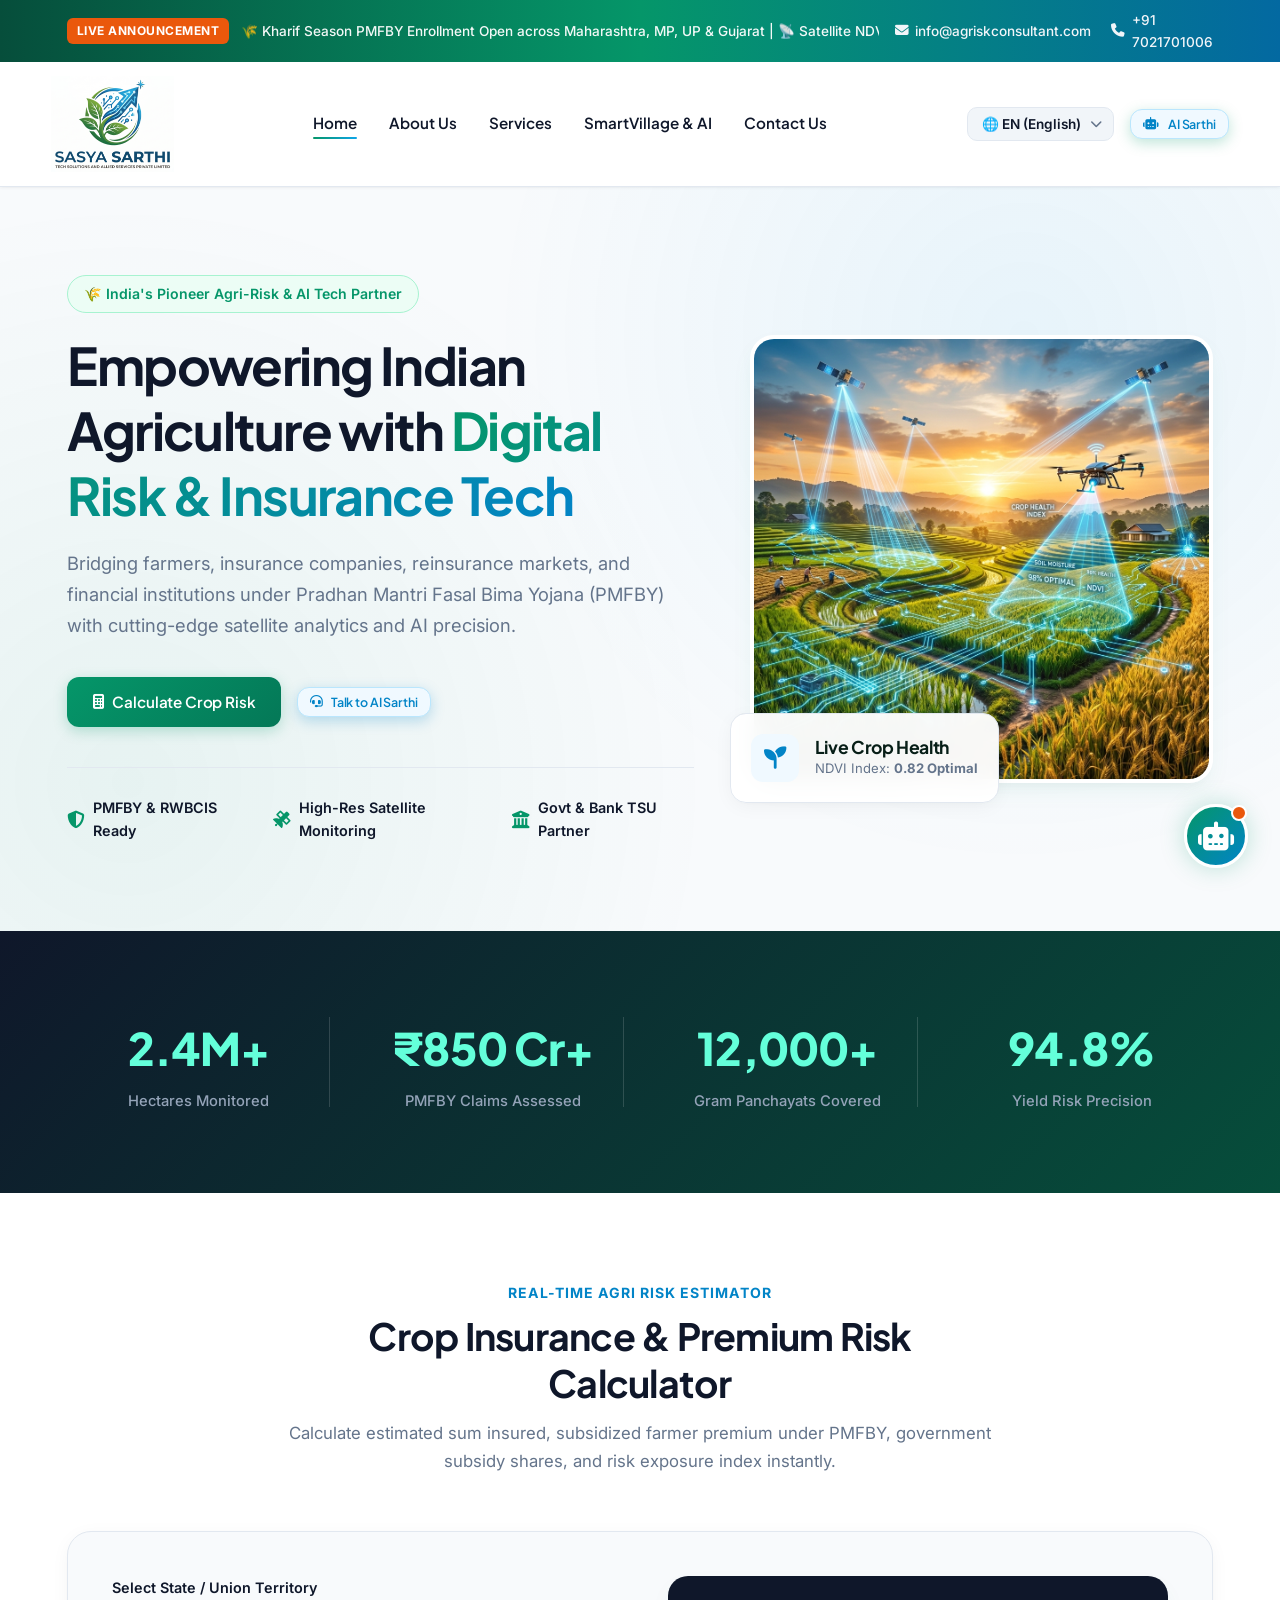
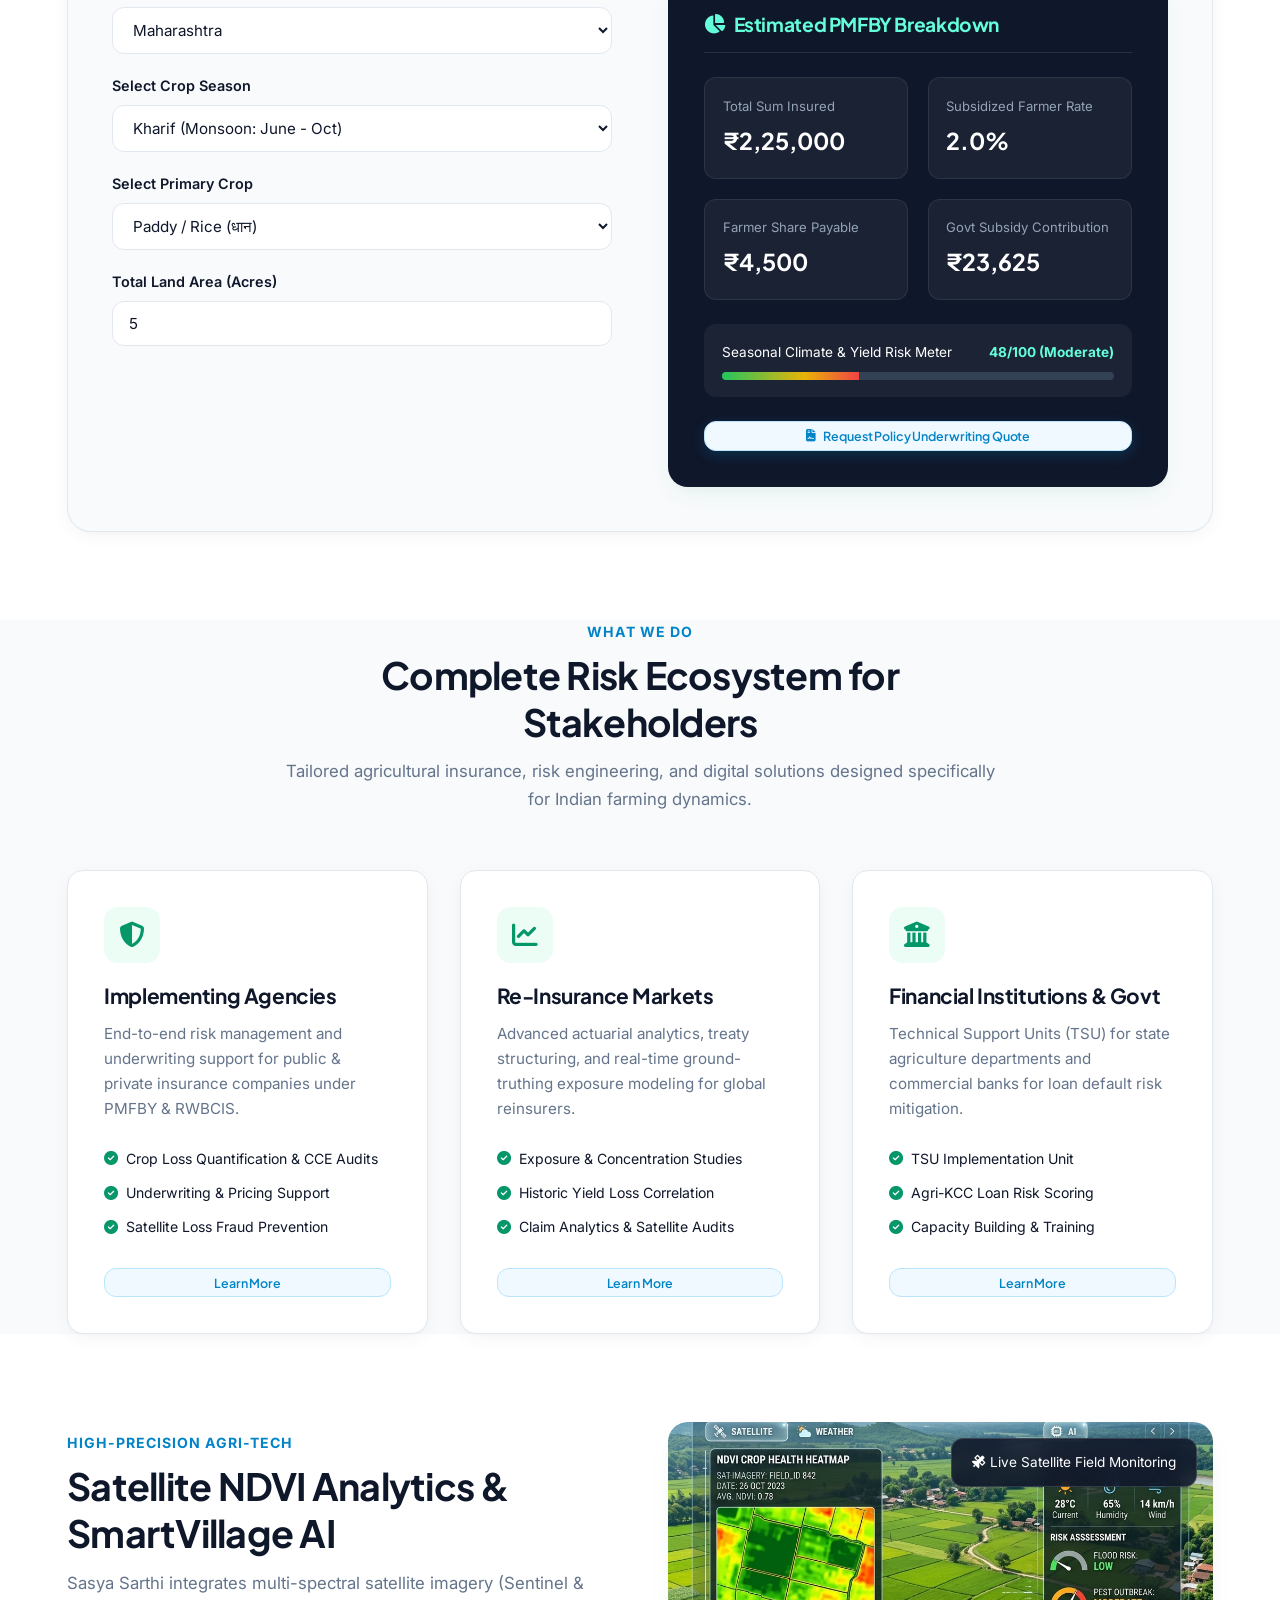
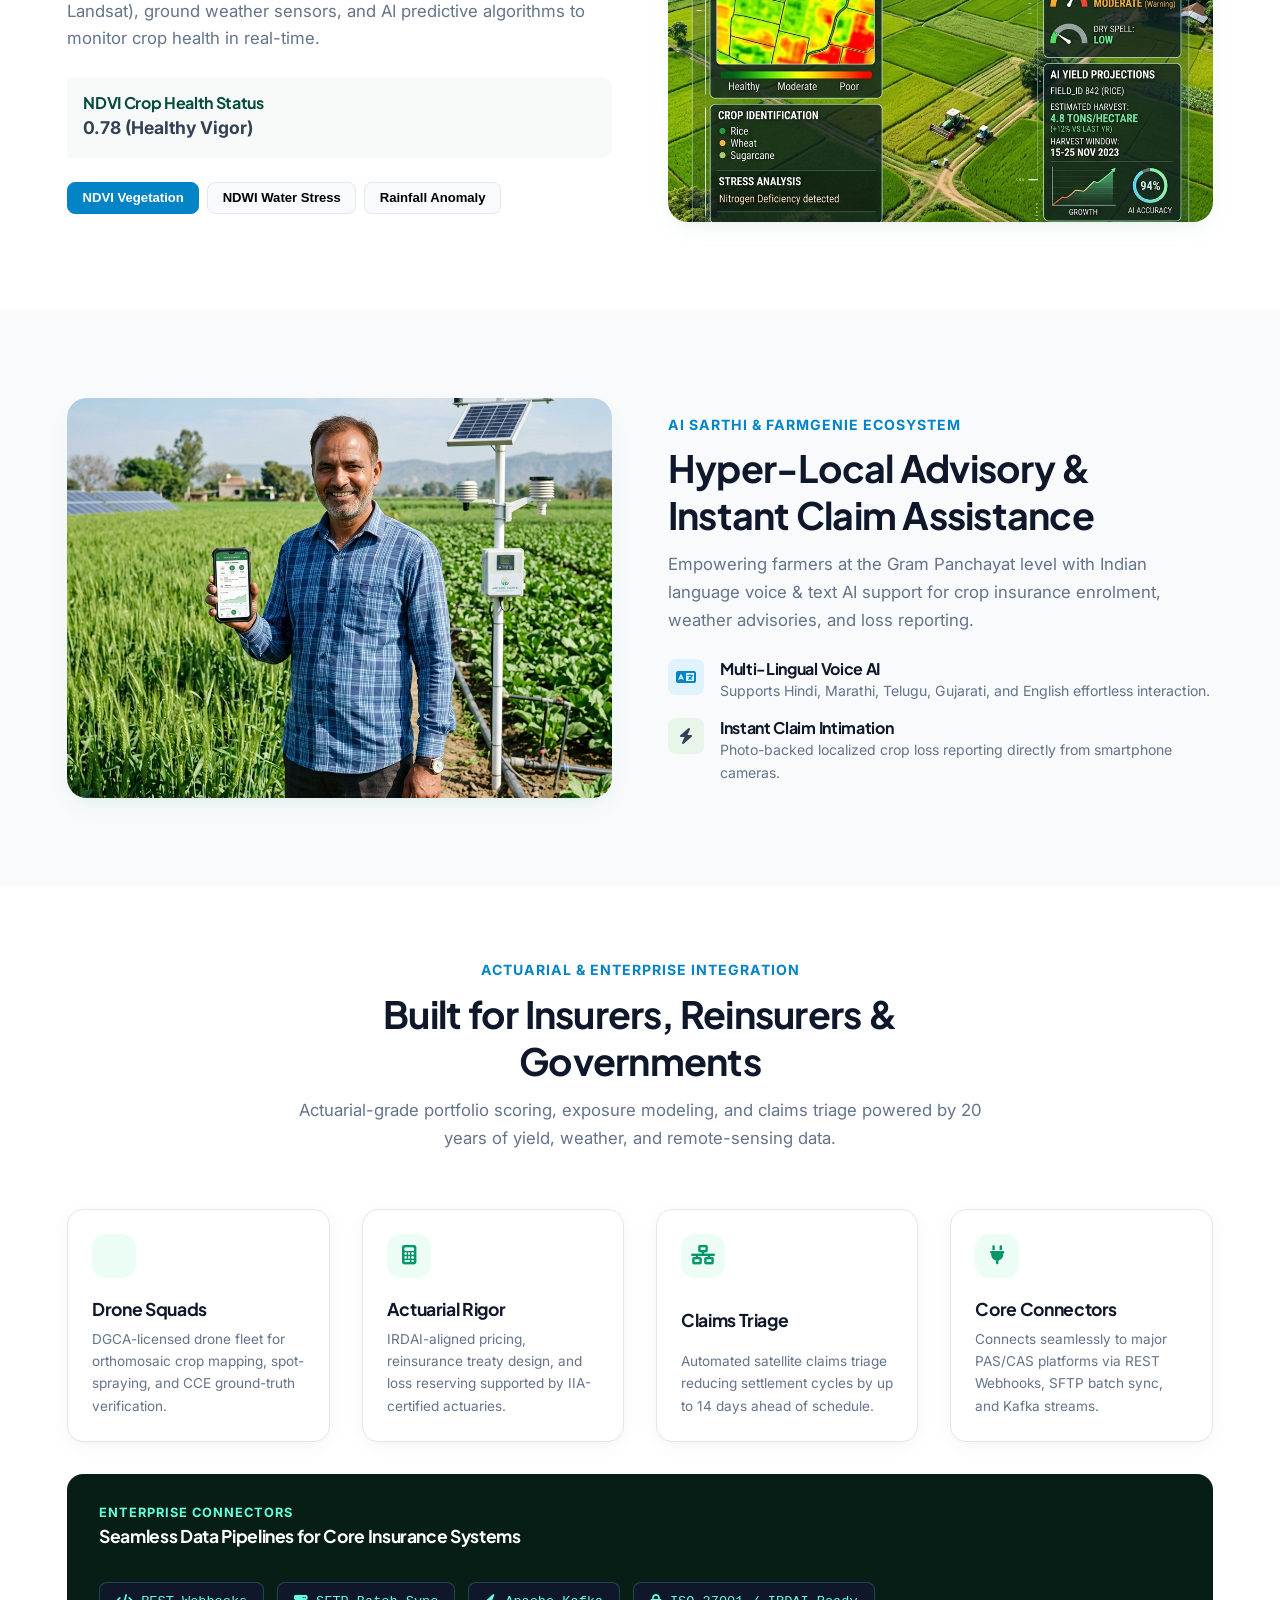
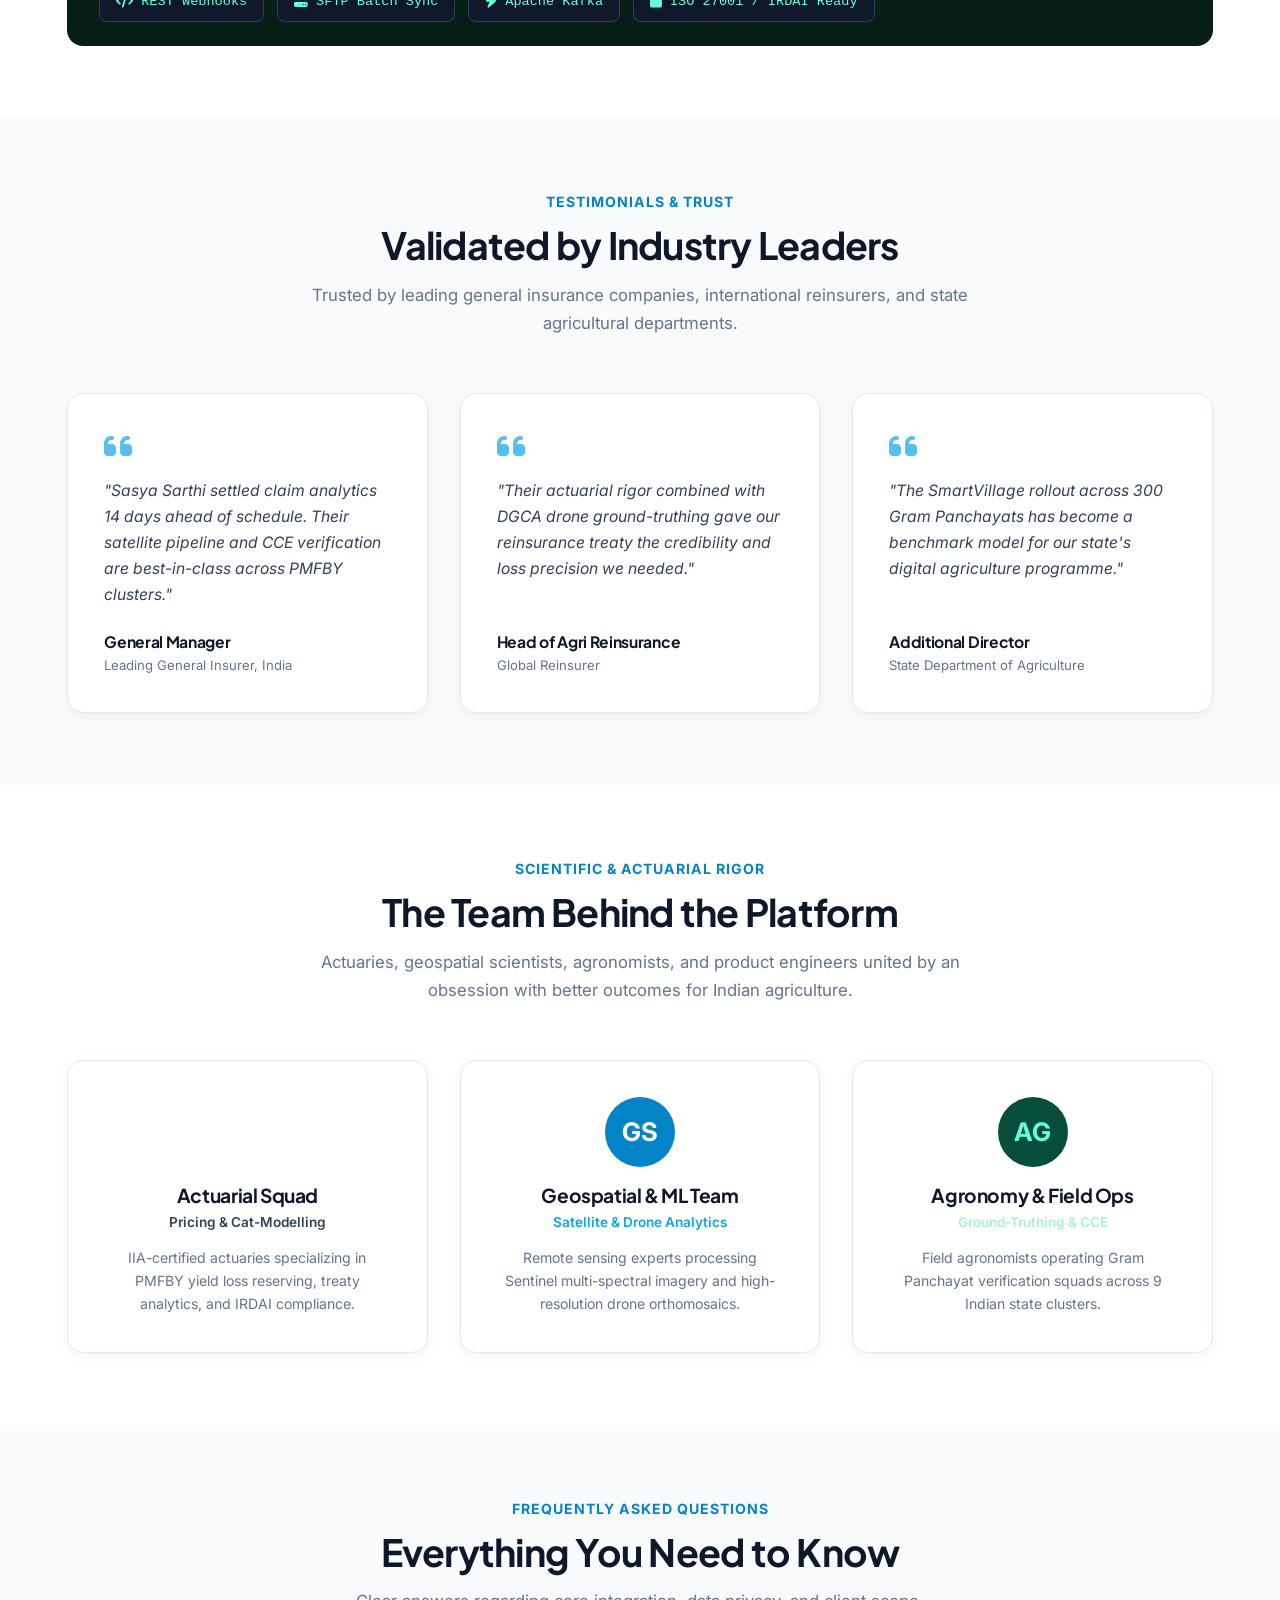
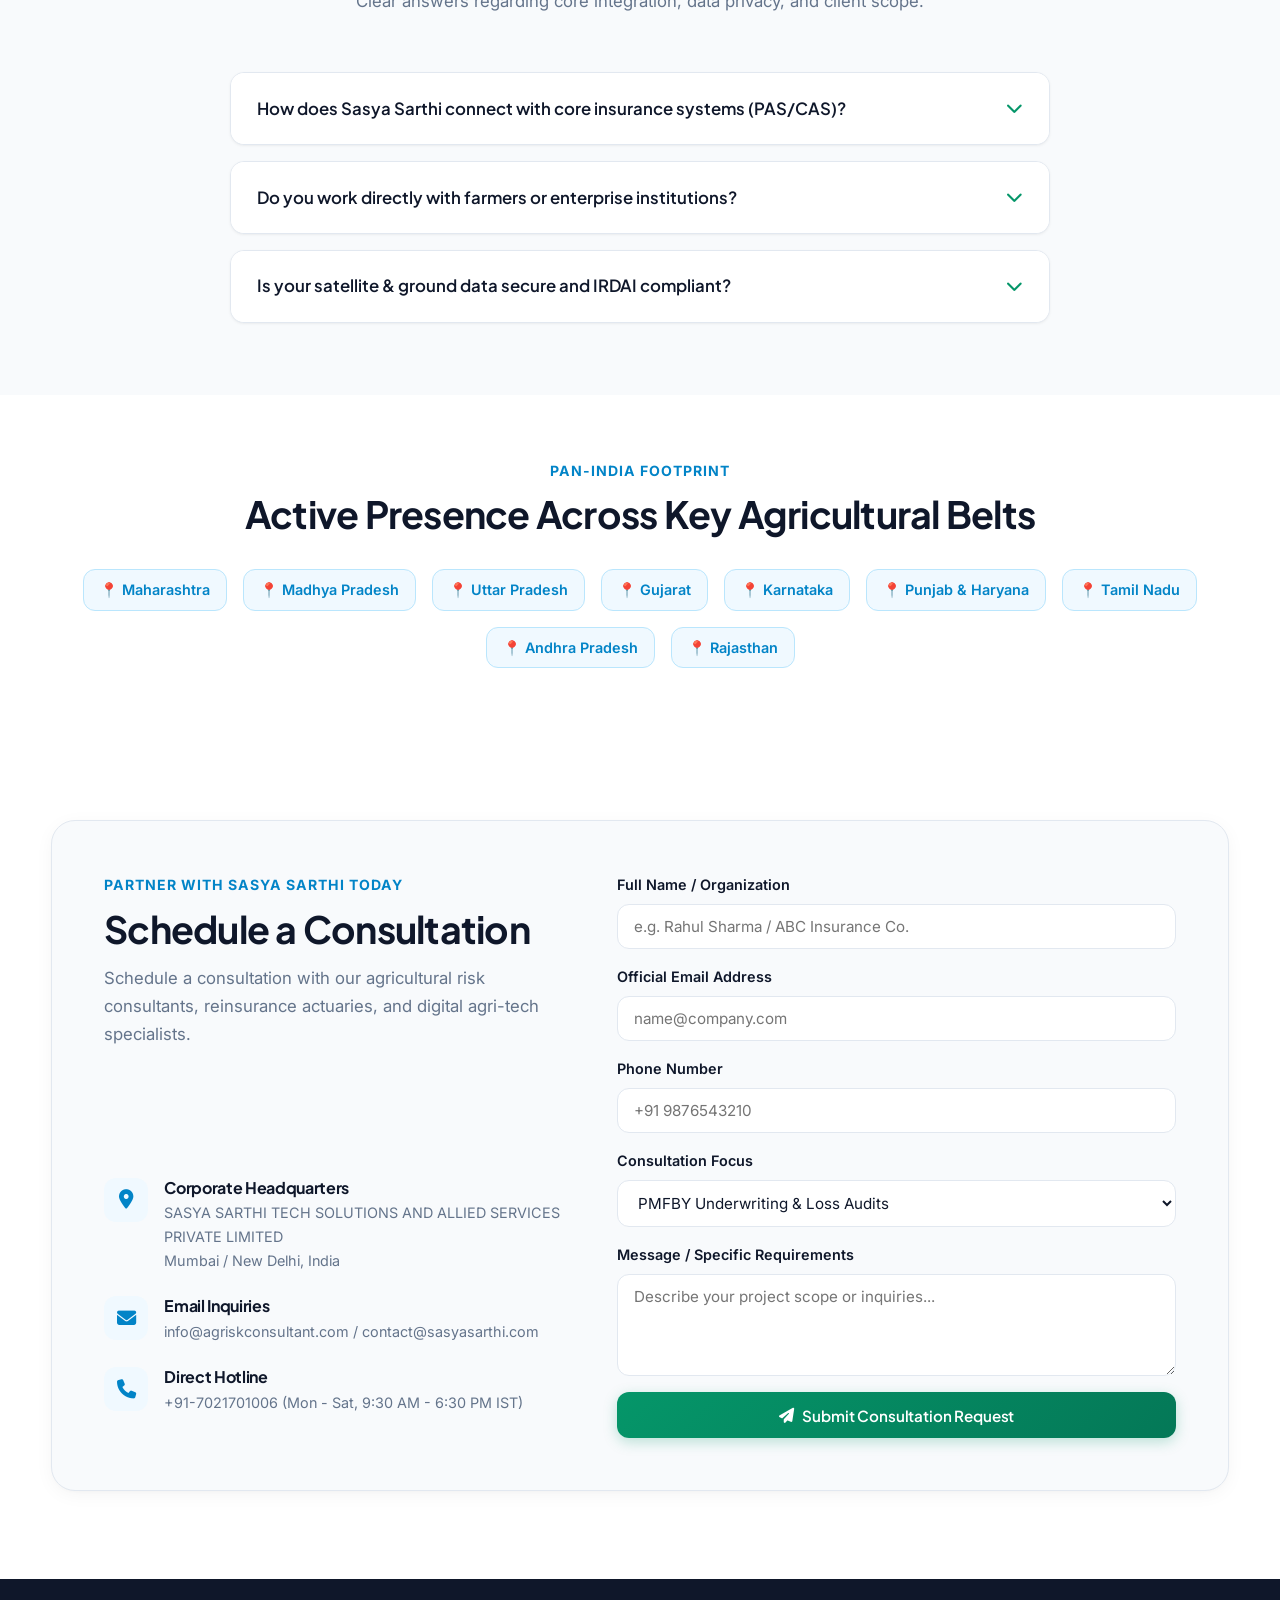
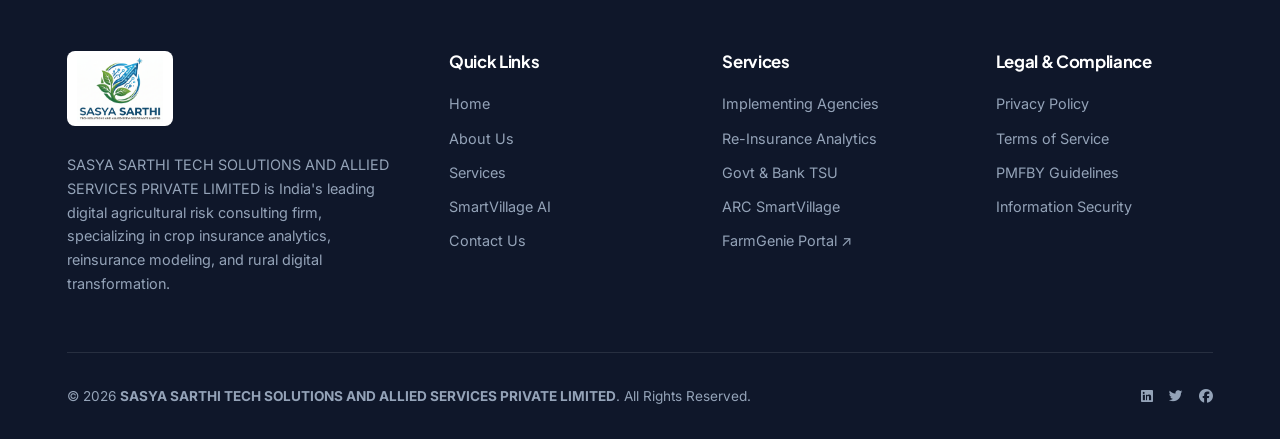
<file: index.html>
<!DOCTYPE html>
<html lang="en">
<head>
  <meta charset="UTF-8">
  <meta name="viewport" content="width=device-width, initial-scale=1.0">
  <title>Sasya Sarthi Tech Solutions & Allied Services | Agriculture Risk & Insurance Tech</title>
  <meta name="description" content="Sasya Sarthi Tech Solutions and Allied Services Private Limited provides state-of-the-art agricultural risk management, PMFBY crop insurance analytics, reinsurance modeling, and AI SmartVillage solutions in India.">
  <meta name="keywords" content="Sasya Sarthi, Agriculture Risk Consultant, PMFBY crop insurance, Crop insurance India, Reinsurance analytics, SmartVillage, FarmGenie, Crop risk calculator">
  <meta name="robots" content="index, follow">

  <!-- Open Graph / Social Media Meta -->
  <meta property="og:title" content="Sasya Sarthi Tech Solutions | AI & Agriculture Risk Tech">
  <meta property="og:description" content="Pioneering digital crop insurance, satellite yield risk analytics, and SmartVillage tech for Indian agriculture under PMFBY.">
  <meta property="og:type" content="website">
  <meta property="og:url" content="https://www.sasyasarthi.com">
  <meta property="og:image" content="images/hero.png">

  <!-- Google Fonts -->
  <link rel="preconnect" href="https://fonts.googleapis.com">
  <link rel="preconnect" href="https://fonts.gstatic.com" crossorigin>
  <link href="https://fonts.googleapis.com/css2?family=Inter:wght@300;400;500;600;700;800&family=Outfit:wght@400;500;600;700;800;900&display=swap" rel="stylesheet">

  <!-- FontAwesome Icons -->
  <link rel="stylesheet" href="https://cdnjs.cloudflare.com/ajax/libs/font-awesome/6.4.0/css/all.min.css">

  <!-- Custom Stylesheet -->
  <link rel="stylesheet" href="css/styles.css">
  <link rel="icon" href="assets/official_logo.png" type="image/jpeg">
</head>
<body>

  <!-- Top Notification & Announcement Ticker Bar -->
  <div class="top-ticker-bar">
    <div class="container top-ticker-content">
      <div class="ticker-left">
        <span class="ticker-badge">LIVE ANNOUNCEMENT</span>
        <span class="ticker-text">🌾 Kharif Season PMFBY Enrollment Open across Maharashtra, MP, UP &amp; Gujarat | 📡 Satellite NDVI Risk Monitoring Live | 🤖 Try Sasya AI Sarthi Chatbot</span>
      </div>
      <div class="top-contacts">
        <a href="mailto:info@agriskconsultant.com"><i class="fa-solid fa-envelope"></i> info@agriskconsultant.com</a>
        <a href="tel:+917021701006"><i class="fa-solid fa-phone"></i> +91 7021701006</a>
      </div>
    </div>
  </div>

  <!-- Main Navigation Header -->
  <header class="main-header">
    <div class="container navbar">
      <!-- Brand Logo -->
      <a href="index.html" class="brand-logo" title="Sasya Sarthi Tech Solutions">
        <img src="assets/official_logo.png" alt="Sasya Sarthi Tech Solutions Logo">
      </a>

      <!-- Desktop Navigation Menu -->
      <ul class="nav-menu">
        <li><a href="index.html" class="nav-link active" data-i18n="navHome">Home</a></li>
        <li><a href="aboutus.html" class="nav-link">About Us</a></li>
        <li><a href="services.html" class="nav-link" data-i18n="navServices">Services</a></li>
        <li><a href="smartvillage.html" class="nav-link" data-i18n="navSmartVillage">SmartVillage &amp; AI</a></li>
        <li><a href="contact.html" class="nav-link" data-i18n="navContact">Contact Us</a></li>
      </ul>

      <!-- Header Actions -->
      <div class="header-actions">
        <!-- Multi-Language Selector -->
        <div class="lang-selector">
          <select id="langSelect" class="lang-select" aria-label="Select Language">
            <option value="en">🌐 EN (English)</option>
            <option value="hi">🇮🇳 HI (हिंदी)</option>
            <option value="mr">🚩 MR (मराठी)</option>
            <option value="te">🌾 TE (తెలుగు)</option>
          </select>
          <i class="fa-solid fa-chevron-down lang-icon"></i>
        </div>

        <button class="btn btn-primary btn-sm prompt-pill" data-prompt="Hello Sasya AI Sarthi! Please explain your PMFBY crop insurance solutions.">
          <i class="fa-solid fa-robot"></i> AI Sarthi
        </button>

        <button id="mobileToggle" class="mobile-toggle" aria-label="Toggle Navigation">
          <i class="fa-solid fa-bars"></i>
        </button>
      </div>
    </div>
  </header>

  <!-- Hero Section -->
  <section id="hero" class="hero-section">
    <div class="container hero-grid">
      <!-- Left Column: Content -->
      <div class="hero-content">
        <div class="hero-badge" data-i18n="heroBadge">
          🌾 India's Pioneer Agri-Risk &amp; AI Tech Partner
        </div>
        <h1 class="hero-title">
          <span data-i18n="heroTitlePrefix">Empowering Indian Agriculture with</span> 
          <span class="text-gradient" data-i18n="heroTitleSuffix">Digital Risk &amp; Insurance Tech</span>
        </h1>
        <p class="hero-subtitle" data-i18n="heroDesc">
          Bridging farmers, insurance companies, reinsurance markets, and financial institutions under Pradhan Mantri Fasal Bima Yojana (PMFBY) with cutting-edge satellite analytics and AI precision.
        </p>

        <div class="hero-cta-group">
          <a href="#calculator" class="btn btn-primary" data-i18n="btnCalc">
            <i class="fa-solid fa-calculator"></i> Calculate Crop Risk
          </a>
          <button class="btn btn-tech prompt-pill" data-prompt="How does Sasya Sarthi assist reinsurance markets and insurance underwriters?" data-i18n="btnAi">
            <i class="fa-solid fa-headset"></i> Talk to AI Sarthi
          </button>
        </div>

        <!-- Trust Badges -->
        <div class="hero-trust-badges">
          <div class="trust-item">
            <i class="fa-solid fa-shield-halved"></i>
            <span>PMFBY &amp; RWBCIS Ready</span>
          </div>
          <div class="trust-item">
            <i class="fa-solid fa-satellite"></i>
            <span>High-Res Satellite Monitoring</span>
          </div>
          <div class="trust-item">
            <i class="fa-solid fa-building-columns"></i>
            <span>Govt &amp; Bank TSU Partner</span>
          </div>
        </div>
      </div>

      <!-- Right Column: Visual Banner -->
      <div class="hero-visual">
        <div class="hero-image-wrapper">
          <img src="images/hero.png" alt="Indian Smart Agriculture &amp; Satellite Tech Banner">
        </div>
        <!-- Floating Interactive Stat Card -->
        <div class="hero-floating-card">
          <div class="floating-icon">
            <i class="fa-solid fa-seedling"></i>
          </div>
          <div>
            <h4 style="font-size: 1.1rem; color: #071E17;">Live Crop Health</h4>
            <p style="font-size: 0.82rem; color: #64748B;">NDVI Index: <strong>0.82 Optimal</strong></p>
          </div>
        </div>
      </div>
    </div>
  </section>

  <!-- Impact Statistics Banner -->
  <section class="stats-section">
    <div class="container stats-grid">
      <div class="stat-card">
        <div class="stat-number" data-i18n="statHectares">2.4M+</div>
        <div class="stat-label" data-i18n="statHectaresLabel">Hectares Monitored</div>
      </div>
      <div class="stat-card">
        <div class="stat-number" data-i18n="statClaims">₹850 Cr+</div>
        <div class="stat-label" data-i18n="statClaimsLabel">PMFBY Claims Assessed</div>
      </div>
      <div class="stat-card">
        <div class="stat-number" data-i18n="statVillage">12,000+</div>
        <div class="stat-label" data-i18n="statVillageLabel">Gram Panchayats Covered</div>
      </div>
      <div class="stat-card">
        <div class="stat-number" data-i18n="statAccuracy">94.8%</div>
        <div class="stat-label" data-i18n="statAccuracyLabel">Yield Risk Precision</div>
      </div>
    </div>
  </section>

  <!-- Interactive PMFBY Crop Risk & Premium Calculator -->
  <section id="calculator" class="calculator-section">
    <div class="container">
      <div class="section-header">
        <span class="section-tag" data-i18n="calcTag">REAL-TIME AGRI RISK ESTIMATOR</span>
        <h2 class="section-title" data-i18n="calcTitle">Crop Insurance &amp; Premium Risk Calculator</h2>
        <p class="section-desc" data-i18n="calcDesc">
          Calculate estimated sum insured, subsidized farmer premium under PMFBY, government subsidy shares, and risk exposure index instantly.
        </p>
      </div>

      <div class="calc-box">
        <!-- Form Inputs -->
        <div class="calc-inputs" id="riskCalcForm">
          <div class="form-group">
            <label class="form-label" for="calcState">Select State / Union Territory</label>
            <select id="calcState" class="form-control">
              <option value="MH">Maharashtra</option>
              <option value="MP">Madhya Pradesh</option>
              <option value="UP">Uttar Pradesh</option>
              <option value="GJ">Gujarat</option>
              <option value="KA">Karnataka</option>
              <option value="PB">Punjab</option>
              <option value="TN">Tamil Nadu</option>
            </select>
          </div>

          <div class="form-group">
            <label class="form-label" for="calcSeason">Select Crop Season</label>
            <select id="calcSeason" class="form-control">
              <option value="kharif">Kharif (Monsoon: June - Oct)</option>
              <option value="rabi">Rabi (Winter: Nov - April)</option>
              <option value="annual">Commercial / Horticultural</option>
            </select>
          </div>

          <div class="form-group">
            <label class="form-label" for="calcCrop">Select Primary Crop</label>
            <select id="calcCrop" class="form-control">
              <option value="paddy">Paddy / Rice (धान)</option>
              <option value="wheat">Wheat (गेहूँ)</option>
              <option value="cotton">Cotton (कपास)</option>
              <option value="soybean">Soybean (सोयाबीन)</option>
              <option value="sugarcane">Sugarcane (गन्ना)</option>
            </select>
          </div>

          <div class="form-group">
            <label class="form-label" for="calcAcres">Total Land Area (Acres)</label>
            <input type="number" id="calcAcres" class="form-control" value="5" min="1" max="500">
          </div>
        </div>

        <!-- Calculated Results Output -->
        <div class="calc-results">
          <div class="result-header">
            <h3 class="result-title">
              <i class="fa-solid fa-chart-pie"></i> Estimated PMFBY Breakdown
            </h3>
          </div>

          <div class="result-grid">
            <div class="result-item">
              <div class="result-label">Total Sum Insured</div>
              <div class="result-value" id="resSumInsured">₹2,25,000</div>
            </div>
            <div class="result-item">
              <div class="result-label">Subsidized Farmer Rate</div>
              <div class="result-value" id="resFarmerRate">2.0%</div>
            </div>
            <div class="result-item">
              <div class="result-label">Farmer Share Payable</div>
              <div class="result-value" id="resFarmerPremium">₹4,500</div>
            </div>
            <div class="result-item">
              <div class="result-label">Govt Subsidy Contribution</div>
              <div class="result-value" id="resGovtSubsidy">₹23,625</div>
            </div>
          </div>

          <!-- Risk Score Meter -->
          <div class="risk-meter-container">
            <div style="display: flex; justify-content: space-between; font-size: 0.85rem;">
              <span>Seasonal Climate &amp; Yield Risk Meter</span>
              <strong id="resRiskScore" style="color: #64FFDA;">48/100 (Moderate)</strong>
            </div>
            <div class="risk-bar">
              <div class="risk-fill" id="riskFill"></div>
            </div>
          </div>

          <button class="btn btn-tech prompt-pill" data-prompt="I calculated PMFBY premium for Paddy. Please connect me with a Sasya Sarthi consultant to initiate policy underwriting.">
            <i class="fa-solid fa-file-contract"></i> Request Policy Underwriting Quote
          </button>
        </div>
      </div>
    </div>
  </section>

  <!-- Core Services Section -->
  <section id="services" class="services-section">
    <div class="container">
      <div class="section-header">
        <span class="section-tag" data-i18n="servicesTag">WHAT WE DO</span>
        <h2 class="section-title" data-i18n="servicesTitle">Complete Risk Ecosystem for Stakeholders</h2>
        <p class="section-desc">Tailored agricultural insurance, risk engineering, and digital solutions designed specifically for Indian farming dynamics.</p>
      </div>

      <div class="service-card-grid">
        <!-- Card 1: Implementing Agencies -->
        <div class="service-card">
          <div>
            <div class="service-icon"><i class="fa-solid fa-shield-halved"></i></div>
            <h3 class="service-title">Implementing Agencies</h3>
            <p class="service-desc">End-to-end risk management and underwriting support for public &amp; private insurance companies under PMFBY &amp; RWBCIS.</p>
            <ul class="service-list">
              <li><i class="fa-solid fa-circle-check"></i> Crop Loss Quantification &amp; CCE Audits</li>
              <li><i class="fa-solid fa-circle-check"></i> Underwriting &amp; Pricing Support</li>
              <li><i class="fa-solid fa-circle-check"></i> Satellite Loss Fraud Prevention</li>
            </ul>
          </div>
          <button class="btn btn-outline btn-sm prompt-pill" data-prompt="Tell me more about services for Implementing Agencies.">Learn More</button>
        </div>

        <!-- Card 2: Re-Insurance Market -->
        <div class="service-card">
          <div>
            <div class="service-icon"><i class="fa-solid fa-chart-line"></i></div>
            <h3 class="service-title">Re-Insurance Markets</h3>
            <p class="service-desc">Advanced actuarial analytics, treaty structuring, and real-time ground-truthing exposure modeling for global reinsurers.</p>
            <ul class="service-list">
              <li><i class="fa-solid fa-circle-check"></i> Exposure &amp; Concentration Studies</li>
              <li><i class="fa-solid fa-circle-check"></i> Historic Yield Loss Correlation</li>
              <li><i class="fa-solid fa-circle-check"></i> Claim Analytics &amp; Satellite Audits</li>
            </ul>
          </div>
          <button class="btn btn-outline btn-sm prompt-pill" data-prompt="Tell me more about services for Reinsurance markets.">Learn More</button>
        </div>

        <!-- Card 3: Banks & Government -->
        <div class="service-card">
          <div>
            <div class="service-icon"><i class="fa-solid fa-building-columns"></i></div>
            <h3 class="service-title">Financial Institutions &amp; Govt</h3>
            <p class="service-desc">Technical Support Units (TSU) for state agriculture departments and commercial banks for loan default risk mitigation.</p>
            <ul class="service-list">
              <li><i class="fa-solid fa-circle-check"></i> TSU Implementation Unit</li>
              <li><i class="fa-solid fa-circle-check"></i> Agri-KCC Loan Risk Scoring</li>
              <li><i class="fa-solid fa-circle-check"></i> Capacity Building &amp; Training</li>
            </ul>
          </div>
          <button class="btn btn-outline btn-sm prompt-pill" data-prompt="Tell me more about Technical Support Units for Government & Banks.">Learn More</button>
        </div>
      </div>
    </div>
  </section>

  <!-- Satellite & IoT Technology Showcase -->
  <section id="technology" class="tech-showcase">
    <div class="container tech-grid">
      <div class="tech-content">
        <span class="section-tag">HIGH-PRECISION AGRI-TECH</span>
        <h2 class="section-title">Satellite NDVI Analytics &amp; SmartVillage AI</h2>
        <p class="section-desc" style="margin-bottom: 1.5rem;">
          Sasya Sarthi integrates multi-spectral satellite imagery (Sentinel &amp; Landsat), ground weather sensors, and AI predictive algorithms to monitor crop health in real-time.
        </p>

        <div style="background: #F8FAF9; border-left: 4px solid var(--primary-leaf); padding: 1rem; border-radius: 0 10px 10px 0; margin-bottom: 1.5rem;">
          <h4 id="satIndexTitle" style="color: var(--primary-dark);">NDVI Crop Health Status</h4>
          <p id="satIndexValue" style="color: var(--primary-green); font-weight: 700; font-size: 1.1rem;">0.78 (Healthy Vigor)</p>
        </div>

        <div class="satellite-controls">
          <button class="sat-btn active" data-index="ndvi">NDVI Vegetation</button>
          <button class="sat-btn" data-index="ndwi">NDWI Water Stress</button>
          <button class="sat-btn" data-index="rainfall">Rainfall Anomaly</button>
        </div>
      </div>

      <div class="tech-visual">
        <img src="images/satellite.png" alt="Satellite Crop Analytics &amp; Heatmaps">
        <div class="tech-overlay">
          <i class="fa-solid fa-satellite"></i> Live Satellite Field Monitoring
        </div>
      </div>
    </div>
  </section>

  <!-- AI Sarthi Feature Highlight -->
  <section class="tech-showcase" style="background: var(--bg-light);">
    <div class="container tech-grid">
      <div class="tech-visual">
        <img src="images/smart_village.png" alt="Indian Smart Village &amp; Mobile AI Advisory">
      </div>

      <div class="tech-content">
        <span class="section-tag">AI SARTHI &amp; FARMGENIE ECOSYSTEM</span>
        <h2 class="section-title">Hyper-Local Advisory &amp; Instant Claim Assistance</h2>
        <p class="section-desc" style="margin-bottom: 1.5rem;">
          Empowering farmers at the Gram Panchayat level with Indian language voice &amp; text AI support for crop insurance enrolment, weather advisories, and loss reporting.
        </p>

        <div style="display: flex; flex-direction: column; gap: 1rem;">
          <div style="display: flex; gap: 1rem; align-items: flex-start;">
            <div style="background: #E0F2FE; color: var(--tech-blue); width: 36px; height: 36px; border-radius: 8px; display: flex; align-items: center; justify-content: center; flex-shrink: 0;">
              <i class="fa-solid fa-language"></i>
            </div>
            <div>
              <h4 style="font-size: 1rem;">Multi-Lingual Voice AI</h4>
              <p style="font-size: 0.88rem; color: var(--text-muted);">Supports Hindi, Marathi, Telugu, Gujarati, and English effortless interaction.</p>
            </div>
          </div>

          <div style="display: flex; gap: 1rem; align-items: flex-start;">
            <div style="background: #E8F5E9; color: var(--primary-green); width: 36px; height: 36px; border-radius: 8px; display: flex; align-items: center; justify-content: center; flex-shrink: 0;">
              <i class="fa-solid fa-bolt"></i>
            </div>
            <div>
              <h4 style="font-size: 1rem;">Instant Claim Intimation</h4>
              <p style="font-size: 0.88rem; color: var(--text-muted);">Photo-backed localized crop loss reporting directly from smartphone cameras.</p>
            </div>
          </div>
        </div>
      </div>
    </div>
  </section>

  <!-- Enterprise Capabilities & PAS/CAS Integration -->
  <section class="tech-showcase" style="background: #FFFFFF; padding: 4.5rem 0;">
    <div class="container">
      <div class="section-header">
        <span class="section-tag">ACTUARIAL & ENTERPRISE INTEGRATION</span>
        <h2 class="section-title">Built for Insurers, Reinsurers &amp; Governments</h2>
        <p class="section-desc">Actuarial-grade portfolio scoring, exposure modeling, and claims triage powered by 20 years of yield, weather, and remote-sensing data.</p>
      </div>

      <div class="service-card-grid" style="grid-template-columns: repeat(4, 1fr);">
        <div class="service-card" style="padding: 1.5rem;">
          <div class="service-icon" style="width: 44px; height: 44px; font-size: 1.2rem;"><i class="fa-solid fa-drone"></i></div>
          <h4 style="font-size: 1.1rem; margin-bottom: 0.5rem;">Drone Squads</h4>
          <p style="font-size: 0.85rem; color: var(--text-muted);">DGCA-licensed drone fleet for orthomosaic crop mapping, spot-spraying, and CCE ground-truth verification.</p>
        </div>

        <div class="service-card" style="padding: 1.5rem;">
          <div class="service-icon" style="width: 44px; height: 44px; font-size: 1.2rem;"><i class="fa-solid fa-calculator"></i></div>
          <h4 style="font-size: 1.1rem; margin-bottom: 0.5rem;">Actuarial Rigor</h4>
          <p style="font-size: 0.85rem; color: var(--text-muted);">IRDAI-aligned pricing, reinsurance treaty design, and loss reserving supported by IIA-certified actuaries.</p>
        </div>

        <div class="service-card" style="padding: 1.5rem;">
          <div class="service-icon" style="width: 44px; height: 44px; font-size: 1.2rem;"><i class="fa-solid fa-network-wired"></i></div>
          <h4 style="font-size: 1.1rem; margin-bottom: 0.5rem;">Claims Triage</h4>
          <p style="font-size: 0.85rem; color: var(--text-muted);">Automated satellite claims triage reducing settlement cycles by up to 14 days ahead of schedule.</p>
        </div>

        <div class="service-card" style="padding: 1.5rem;">
          <div class="service-icon" style="width: 44px; height: 44px; font-size: 1.2rem;"><i class="fa-solid fa-plug"></i></div>
          <h4 style="font-size: 1.1rem; margin-bottom: 0.5rem;">Core Connectors</h4>
          <p style="font-size: 0.85rem; color: var(--text-muted);">Connects seamlessly to major PAS/CAS platforms via REST Webhooks, SFTP batch sync, and Kafka streams.</p>
        </div>
      </div>

      <div style="background: #071E17; border-radius: 16px; padding: 1.5rem 2rem; margin-top: 2rem; color: #FFFFFF; display: flex; justify-content: space-between; align-items: center; flex-wrap: wrap; gap: 1rem;">
        <div>
          <span style="color: #64FFDA; font-size: 0.8rem; font-weight: 700; letter-spacing: 1px;">ENTERPRISE CONNECTORS</span>
          <h4 style="color: #FFFFFF; font-size: 1.1rem;">Seamless Data Pipelines for Core Insurance Systems</h4>
        </div>
        <div class="api-badge-grid">
          <div class="api-badge-item"><i class="fa-solid fa-code"></i> REST Webhooks</div>
          <div class="api-badge-item"><i class="fa-solid fa-server"></i> SFTP Batch Sync</div>
          <div class="api-badge-item"><i class="fa-solid fa-bolt"></i> Apache Kafka</div>
          <div class="api-badge-item"><i class="fa-solid fa-lock"></i> ISO 27001 / IRDAI Ready</div>
        </div>
      </div>
    </div>
  </section>

  <!-- Client Testimonials & Industry Social Proof -->
  <section style="padding: 4.5rem 0; background: var(--bg-light);">
    <div class="container">
      <div class="section-header">
        <span class="section-tag">TESTIMONIALS & TRUST</span>
        <h2 class="section-title">Validated by Industry Leaders</h2>
        <p class="section-desc">Trusted by leading general insurance companies, international reinsurers, and state agricultural departments.</p>
      </div>

      <div class="testimonial-grid">
        <div class="testimonial-card">
          <div>
            <i class="fa-solid fa-quote-left quote-icon"></i>
            <p class="quote-text">"Sasya Sarthi settled claim analytics 14 days ahead of schedule. Their satellite pipeline and CCE verification are best-in-class across PMFBY clusters."</p>
          </div>
          <div class="author-info">
            <h4>General Manager</h4>
            <p>Leading General Insurer, India</p>
          </div>
        </div>

        <div class="testimonial-card">
          <div>
            <i class="fa-solid fa-quote-left quote-icon"></i>
            <p class="quote-text">"Their actuarial rigor combined with DGCA drone ground-truthing gave our reinsurance treaty the credibility and loss precision we needed."</p>
          </div>
          <div class="author-info">
            <h4>Head of Agri Reinsurance</h4>
            <p>Global Reinsurer</p>
          </div>
        </div>

        <div class="testimonial-card">
          <div>
            <i class="fa-solid fa-quote-left quote-icon"></i>
            <p class="quote-text">"The SmartVillage rollout across 300 Gram Panchayats has become a benchmark model for our state's digital agriculture programme."</p>
          </div>
          <div class="author-info">
            <h4>Additional Director</h4>
            <p>State Department of Agriculture</p>
          </div>
        </div>
      </div>
    </div>
  </section>

  <!-- Team & Scientific Rigor -->
  <section style="padding: 4.5rem 0; background: #FFFFFF;">
    <div class="container">
      <div class="section-header">
        <span class="section-tag">SCIENTIFIC & ACTUARIAL RIGOR</span>
        <h2 class="section-title">The Team Behind the Platform</h2>
        <p class="section-desc">Actuaries, geospatial scientists, agronomists, and product engineers united by an obsession with better outcomes for Indian agriculture.</p>
      </div>

      <div class="service-card-grid" style="grid-template-columns: repeat(3, 1fr);">
        <div class="service-card" style="text-align: center; align-items: center;">
          <div style="width: 70px; height: 70px; border-radius: 50%; background: var(--primary-green); color: #FFFFFF; font-size: 1.6rem; font-weight: 700; display: flex; align-items: center; justify-content: center; margin-bottom: 1rem;">
            AS
          </div>
          <h3 style="font-size: 1.2rem; margin-bottom: 0.2rem;">Actuarial Squad</h3>
          <p style="font-size: 0.85rem; color: var(--primary-leaf); font-weight: 600; margin-bottom: 0.8rem;">Pricing &amp; Cat-Modelling</p>
          <p style="font-size: 0.88rem; color: var(--text-muted);">IIA-certified actuaries specializing in PMFBY yield loss reserving, treaty analytics, and IRDAI compliance.</p>
        </div>

        <div class="service-card" style="text-align: center; align-items: center;">
          <div style="width: 70px; height: 70px; border-radius: 50%; background: var(--tech-blue); color: #FFFFFF; font-size: 1.6rem; font-weight: 700; display: flex; align-items: center; justify-content: center; margin-bottom: 1rem;">
            GS
          </div>
          <h3 style="font-size: 1.2rem; margin-bottom: 0.2rem;">Geospatial &amp; ML Team</h3>
          <p style="font-size: 0.85rem; color: var(--tech-cyan); font-weight: 600; margin-bottom: 0.8rem;">Satellite &amp; Drone Analytics</p>
          <p style="font-size: 0.88rem; color: var(--text-muted);">Remote sensing experts processing Sentinel multi-spectral imagery and high-resolution drone orthomosaics.</p>
        </div>

        <div class="service-card" style="text-align: center; align-items: center;">
          <div style="width: 70px; height: 70px; border-radius: 50%; background: var(--primary-dark); color: #64FFDA; font-size: 1.6rem; font-weight: 700; display: flex; align-items: center; justify-content: center; margin-bottom: 1rem;">
            AG
          </div>
          <h3 style="font-size: 1.2rem; margin-bottom: 0.2rem;">Agronomy &amp; Field Ops</h3>
          <p style="font-size: 0.85rem; color: #A7F3D0; font-weight: 600; margin-bottom: 0.8rem;">Ground-Truthing &amp; CCE</p>
          <p style="font-size: 0.88rem; color: var(--text-muted);">Field agronomists operating Gram Panchayat verification squads across 9 Indian state clusters.</p>
        </div>
      </div>
    </div>
  </section>

  <!-- Interactive FAQ Accordion -->
  <section style="padding: 4.5rem 0; background: var(--bg-light);">
    <div class="container">
      <div class="section-header">
        <span class="section-tag">FREQUENTLY ASKED QUESTIONS</span>
        <h2 class="section-title">Everything You Need to Know</h2>
        <p class="section-desc">Clear answers regarding core integration, data privacy, and client scope.</p>
      </div>

      <div class="faq-container">
        <div class="faq-item">
          <div class="faq-question">
            <span>How does Sasya Sarthi connect with core insurance systems (PAS/CAS)?</span>
            <i class="fa-solid fa-chevron-down faq-icon"></i>
          </div>
          <div class="faq-answer">
            Sasya Sarthi provides turn-key REST API endpoints, automated SFTP batch file transfer, and Apache Kafka real-time connectors to ingest policy data and stream risk scores directly into leading PAS/CAS platforms.
          </div>
        </div>

        <div class="faq-item">
          <div class="faq-question">
            <span>Do you work directly with farmers or enterprise institutions?</span>
            <i class="fa-solid fa-chevron-down faq-icon"></i>
          </div>
          <div class="faq-answer">
            Through our Sasya SmartVillage stack and FPO partnerships, we empower farmers in 11 vernacular languages — but our primary commercial contracts are with insurance companies, global reinsurers, banks, and state agriculture departments.
          </div>
        </div>

        <div class="faq-item">
          <div class="faq-question">
            <span>Is your satellite &amp; ground data secure and IRDAI compliant?</span>
            <i class="fa-solid fa-chevron-down faq-icon"></i>
          </div>
          <div class="faq-answer">
            Yes. All data pipelines follow strict ISO 27001 encryption standards. Our pricing models, actuarial loss reserving, and CCE verification frameworks adhere strictly to IRDAI regulatory guidelines.
          </div>
        </div>
      </div>
    </div>
  </section>

  <!-- Our Reach Across Indian States -->
  <section id="reach" style="padding: 4rem 0; background: #FFFFFF; text-align: center;">
    <div class="container">
      <span class="section-tag">PAN-INDIA FOOTPRINT</span>
      <h2 class="section-title" style="margin-bottom: 2rem;">Active Presence Across Key Agricultural Belts</h2>
      
      <div style="display: flex; flex-wrap: wrap; justify-content: center; gap: 1rem;">
        <span class="prompt-pill" style="font-size: 0.9rem; padding: 0.5rem 1rem;">📍 Maharashtra</span>
        <span class="prompt-pill" style="font-size: 0.9rem; padding: 0.5rem 1rem;">📍 Madhya Pradesh</span>
        <span class="prompt-pill" style="font-size: 0.9rem; padding: 0.5rem 1rem;">📍 Uttar Pradesh</span>
        <span class="prompt-pill" style="font-size: 0.9rem; padding: 0.5rem 1rem;">📍 Gujarat</span>
        <span class="prompt-pill" style="font-size: 0.9rem; padding: 0.5rem 1rem;">📍 Karnataka</span>
        <span class="prompt-pill" style="font-size: 0.9rem; padding: 0.5rem 1rem;">📍 Punjab &amp; Haryana</span>
        <span class="prompt-pill" style="font-size: 0.9rem; padding: 0.5rem 1rem;">📍 Tamil Nadu</span>
        <span class="prompt-pill" style="font-size: 0.9rem; padding: 0.5rem 1rem;">📍 Andhra Pradesh</span>
        <span class="prompt-pill" style="font-size: 0.9rem; padding: 0.5rem 1rem;">📍 Rajasthan</span>
      </div>
    </div>
  </section>

  <!-- Contact & Booking Consultation Section -->
  <section id="contact" class="contact-section">
    <div class="container contact-grid">
      <div class="contact-info">
        <div>
          <span class="section-tag" data-i18n="contactTitle">Partner with Sasya Sarthi Today</span>
          <h2 class="section-title">Schedule a Consultation</h2>
          <p class="section-desc" style="margin-bottom: 2rem;" data-i18n="contactDesc">
            Schedule a consultation with our agricultural risk consultants, reinsurance actuaries, and digital agri-tech specialists.
          </p>
        </div>

        <div>
          <div class="info-item">
            <div class="info-icon"><i class="fa-solid fa-location-dot"></i></div>
            <div class="info-text">
              <h4>Corporate Headquarters</h4>
              <p>SASYA SARTHI TECH SOLUTIONS AND ALLIED SERVICES PRIVATE LIMITED<br>Mumbai / New Delhi, India</p>
            </div>
          </div>

          <div class="info-item">
            <div class="info-icon"><i class="fa-solid fa-envelope"></i></div>
            <div class="info-text">
              <h4>Email Inquiries</h4>
              <p>info@agriskconsultant.com / contact@sasyasarthi.com</p>
            </div>
          </div>

          <div class="info-item">
            <div class="info-icon"><i class="fa-solid fa-phone"></i></div>
            <div class="info-text">
              <h4>Direct Hotline</h4>
              <p>+91-7021701006 (Mon - Sat, 9:30 AM - 6:30 PM IST)</p>
            </div>
          </div>
        </div>
      </div>

      <!-- Booking Form -->
      <form id="contactForm" style="display: flex; flex-direction: column; gap: 1rem;">
        <div class="form-group">
          <label class="form-label" for="contactName">Full Name / Organization</label>
          <input type="text" id="contactName" class="form-control" placeholder="e.g. Rahul Sharma / ABC Insurance Co." required>
        </div>

        <div class="form-group">
          <label class="form-label" for="contactEmail">Official Email Address</label>
          <input type="email" id="contactEmail" class="form-control" placeholder="name@company.com" required>
        </div>

        <div class="form-group">
          <label class="form-label" for="contactPhone">Phone Number</label>
          <input type="tel" id="contactPhone" class="form-control" placeholder="+91 9876543210" required>
        </div>

        <div class="form-group">
          <label class="form-label" for="contactCategory">Consultation Focus</label>
          <select id="contactCategory" class="form-control">
            <option value="underwriting">PMFBY Underwriting &amp; Loss Audits</option>
            <option value="reinsurance">Reinsurance Treaty &amp; Exposure Modeling</option>
            <option value="smartvillage">SmartVillage &amp; FarmGenie Implementation</option>
            <option value="tsu">Government / Bank Technical Support Unit</option>
          </select>
        </div>

        <div class="form-group">
          <label class="form-label" for="contactMessage">Message / Specific Requirements</label>
          <textarea id="contactMessage" class="form-control" rows="4" placeholder="Describe your project scope or inquiries..."></textarea>
        </div>

        <button type="submit" class="btn btn-primary" style="padding: 0.85rem;">
          <i class="fa-solid fa-paper-plane"></i> Submit Consultation Request
        </button>
      </form>
    </div>
  </section>

  <!-- Main Footer -->
  <footer class="main-footer">
    <div class="container">
      <div class="footer-grid">
        <div class="footer-brand">
          <img src="assets/official_logo.png" alt="Sasya Sarthi Logo" style="height: 75px; background: #FFFFFF; padding: 4px 10px; border-radius: 8px;">
          <p>
            SASYA SARTHI TECH SOLUTIONS AND ALLIED SERVICES PRIVATE LIMITED is India's leading digital agricultural risk consulting firm, specializing in crop insurance analytics, reinsurance modeling, and rural digital transformation.
          </p>
        </div>

        <div class="footer-col">
          <h4>Quick Links</h4>
          <ul class="footer-links">
            <li><a href="index.html">Home</a></li>
            <li><a href="aboutus.html">About Us</a></li>
            <li><a href="services.html">Services</a></li>
            <li><a href="smartvillage.html">SmartVillage AI</a></li>
            <li><a href="contact.html">Contact Us</a></li>
          </ul>
        </div>

        <div class="footer-col">
          <h4>Services</h4>
          <ul class="footer-links">
            <li><a href="services.html">Implementing Agencies</a></li>
            <li><a href="services.html">Re-Insurance Analytics</a></li>
            <li><a href="services.html">Govt &amp; Bank TSU</a></li>
            <li><a href="smartvillage.html">ARC SmartVillage</a></li>
            <li><a href="https://farmgenie.farm/" target="_blank">FarmGenie Portal ↗</a></li>
          </ul>
        </div>

        <div class="footer-col">
          <h4>Legal &amp; Compliance</h4>
          <ul class="footer-links">
            <li><a href="#">Privacy Policy</a></li>
            <li><a href="#">Terms of Service</a></li>
            <li><a href="#">PMFBY Guidelines</a></li>
            <li><a href="#">Information Security</a></li>
          </ul>
        </div>
      </div>

      <div class="footer-bottom">
        <div>
          &copy; 2026 <strong>SASYA SARTHI TECH SOLUTIONS AND ALLIED SERVICES PRIVATE LIMITED</strong>. All Rights Reserved.
        </div>
        <div style="display: flex; gap: 1rem;">
          <a href="#"><i class="fa-brands fa-linkedin"></i></a>
          <a href="#"><i class="fa-brands fa-twitter"></i></a>
          <a href="#"><i class="fa-brands fa-facebook"></i></a>
        </div>
      </div>
    </div>
  </footer>

  <!-- Floating AI Sarthi Launcher Button -->
  <div id="aiLauncher" class="ai-launcher" title="Open Sasya AI Sarthi Chatbot">
    <i class="fa-solid fa-robot"></i>
    <div class="ai-badge-pulse"></div>
  </div>

  <!-- Interactive AI Sarthi Chatbot Drawer -->
  <div id="chatDrawer" class="chat-drawer">
    <div class="chat-header">
      <div class="chat-title">
        <div class="chat-avatar">🌾</div>
        <div>
          <h4 style="font-size: 0.95rem; margin: 0;">Sasya AI Sarthi</h4>
          <span class="chat-status">● Online | Agri-Risk Assistant</span>
        </div>
      </div>
      <button id="chatClose" class="chat-close" aria-label="Close Chat"><i class="fa-solid fa-xmark"></i></button>
    </div>

    <div id="chatBody" class="chat-body">
      <div class="msg msg-bot">
        Namaste! 🙏 I am <strong>Sasya AI Sarthi</strong>, your digital agriculture risk assistant. How can I assist you today?
        <div class="pills-container">
          <span class="prompt-pill" data-prompt="What is the PMFBY premium rate for Paddy in Kharif?">🌾 Paddy Premium</span>
          <span class="prompt-pill" data-prompt="How does Sasya Sarthi support reinsurance companies?">📊 Reinsurance Analytics</span>
          <span class="prompt-pill" data-prompt="Tell me about ARC SmartVillage solutions">📡 SmartVillage IoT</span>
        </div>
      </div>
    </div>

    <div class="chat-footer">
      <input type="text" id="chatInput" class="chat-input" placeholder="Ask AI Sarthi a question...">
      <button id="chatSend" class="chat-send" aria-label="Send Message"><i class="fa-solid fa-paper-plane"></i></button>
    </div>
  </div>

  <!-- Application JS Script -->
  <script src="js/app.js"></script>
</body>
</html>
</file>
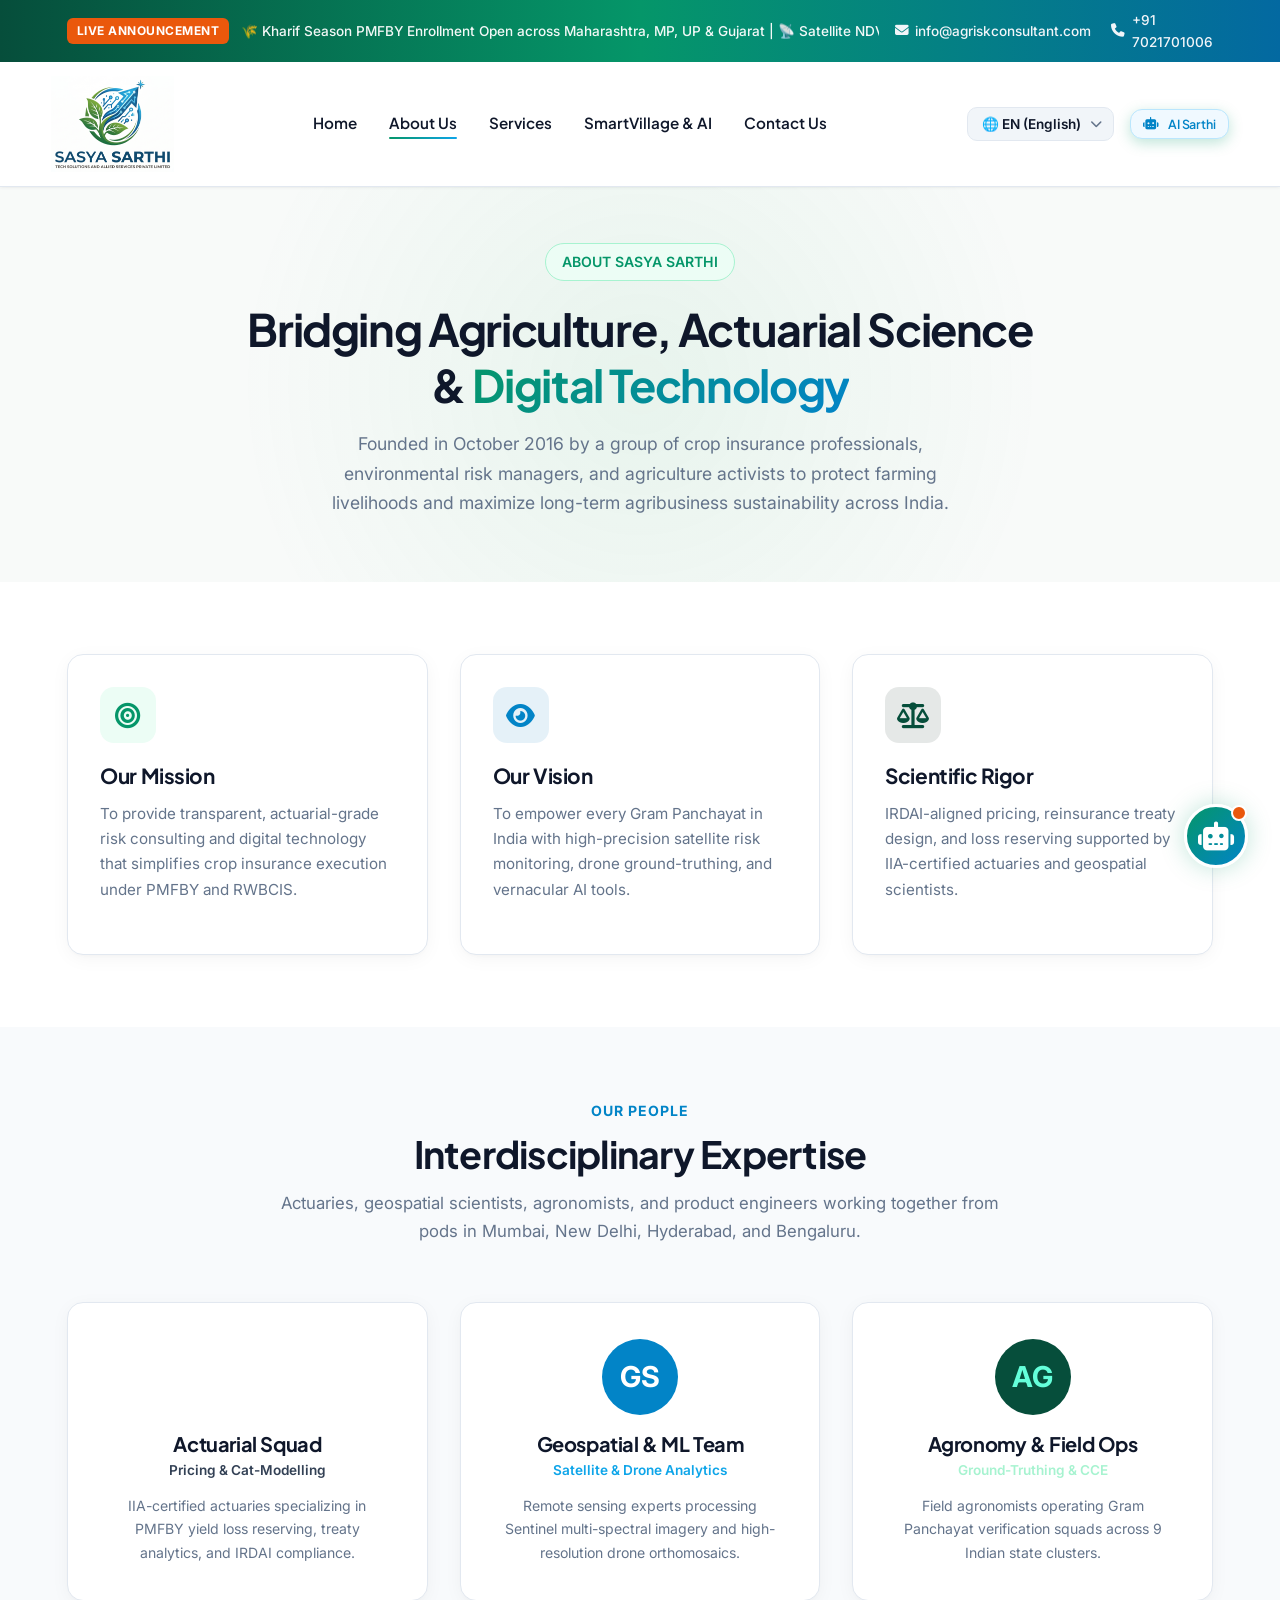
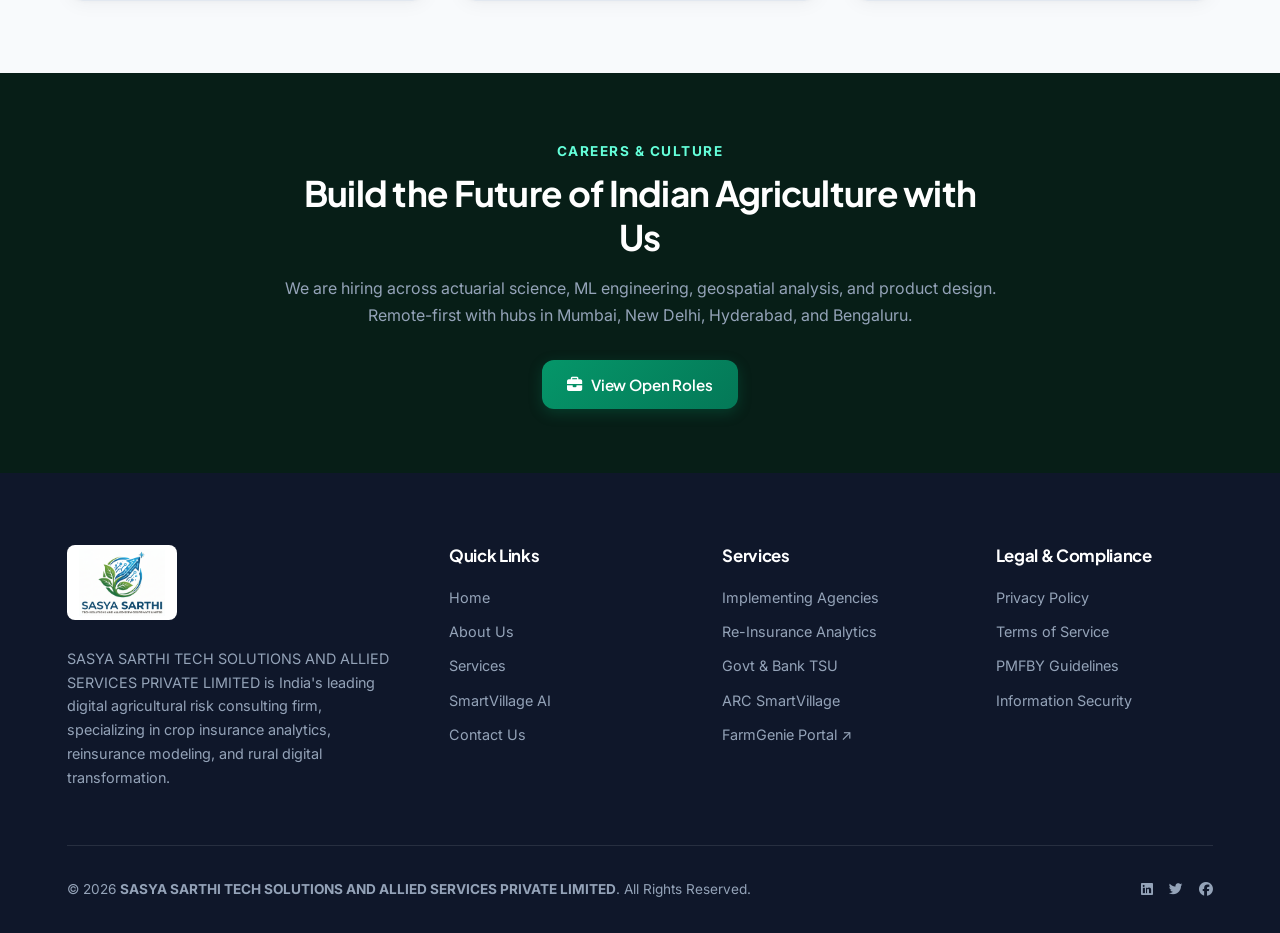
<file: aboutus.html>
<!DOCTYPE html>
<html lang="en">
<head>
  <meta charset="UTF-8">
  <meta name="viewport" content="width=device-width, initial-scale=1.0">
  <title>About Us | Sasya Sarthi Tech Solutions & Allied Services</title>
  <meta name="description" content="Learn about Sasya Sarthi Tech Solutions and Allied Services Private Limited — Founded in 2016 to bridge agriculture risk, actuarial modeling, and digital technology across India.">
  <meta name="keywords" content="About Sasya Sarthi, Agriculture Risk Consultant, Actuarial squad, PMFBY experts, Agronomy team">
  <meta name="robots" content="index, follow">

  <!-- Open Graph Meta -->
  <meta property="og:title" content="About Us | Sasya Sarthi Tech Solutions">
  <meta property="og:description" content="Actuaries, geospatial scientists, agronomists, and product engineers united by an obsession with better outcomes for Indian agriculture.">
  <meta property="og:type" content="website">
  <meta property="og:url" content="https://www.sasyasarthi.com/aboutus.html">
  <meta property="og:image" content="assets/official_logo.png">

  <!-- Google Fonts -->
  <link rel="preconnect" href="https://fonts.googleapis.com">
  <link rel="preconnect" href="https://fonts.gstatic.com" crossorigin>
  <link href="https://fonts.googleapis.com/css2?family=Inter:wght@300;400;500;600;700;800&family=Outfit:wght@400;500;600;700;800;900&display=swap" rel="stylesheet">

  <!-- FontAwesome Icons -->
  <link rel="stylesheet" href="https://cdnjs.cloudflare.com/ajax/libs/font-awesome/6.4.0/css/all.min.css">

  <!-- Custom Stylesheet -->
  <link rel="stylesheet" href="css/styles.css">
  <link rel="icon" href="assets/official_logo.png" type="image/jpeg">
</head>
<body>

  <!-- Top Notification & Announcement Ticker Bar -->
  <div class="top-ticker-bar">
    <div class="container top-ticker-content">
      <div class="ticker-left">
        <span class="ticker-badge">LIVE ANNOUNCEMENT</span>
        <span class="ticker-text">🌾 Kharif Season PMFBY Enrollment Open across Maharashtra, MP, UP &amp; Gujarat | 📡 Satellite NDVI Risk Monitoring Live | 🤖 Try Sasya AI Sarthi Chatbot</span>
      </div>
      <div class="top-contacts">
        <a href="mailto:info@agriskconsultant.com"><i class="fa-solid fa-envelope"></i> info@agriskconsultant.com</a>
        <a href="tel:+917021701006"><i class="fa-solid fa-phone"></i> +91 7021701006</a>
      </div>
    </div>
  </div>

  <!-- Main Navigation Header -->
  <header class="main-header">
    <div class="container navbar">
      <a href="index.html" class="brand-logo" title="Sasya Sarthi Tech Solutions">
        <img src="assets/official_logo.png" alt="Sasya Sarthi Tech Solutions Logo">
      </a>

      <ul class="nav-menu">
        <li><a href="index.html" class="nav-link" data-i18n="navHome">Home</a></li>
        <li><a href="aboutus.html" class="nav-link active">About Us</a></li>
        <li><a href="services.html" class="nav-link" data-i18n="navServices">Services</a></li>
        <li><a href="smartvillage.html" class="nav-link" data-i18n="navSmartVillage">SmartVillage &amp; AI</a></li>
        <li><a href="contact.html" class="nav-link" data-i18n="navContact">Contact Us</a></li>
      </ul>

      <div class="header-actions">
        <div class="lang-selector">
          <select id="langSelect" class="lang-select" aria-label="Select Language">
            <option value="en">🌐 EN (English)</option>
            <option value="hi">🇮🇳 HI (हिंदी)</option>
            <option value="mr">🚩 MR (मराठी)</option>
            <option value="te">🌾 TE (తెలుగు)</option>
          </select>
          <i class="fa-solid fa-chevron-down lang-icon"></i>
        </div>

        <button class="btn btn-primary btn-sm prompt-pill" data-prompt="Hello Sasya AI Sarthi! Tell me about the founding mission of Sasya Sarthi.">
          <i class="fa-solid fa-robot"></i> AI Sarthi
        </button>

        <button id="mobileToggle" class="mobile-toggle" aria-label="Toggle Navigation">
          <i class="fa-solid fa-bars"></i>
        </button>
      </div>
    </div>
  </header>

  <!-- Page Banner -->
  <section class="hero-section" style="padding: 3.5rem 0 4rem; text-align: center; background: radial-gradient(circle at 50% 50%, rgba(39, 174, 96, 0.08) 0%, transparent 60%), #F8FAF9;">
    <div class="container" style="max-width: 850px;">
      <span class="hero-badge">ABOUT SASYA SARTHI</span>
      <h1 class="hero-title" style="font-size: 2.8rem; margin-bottom: 1rem;">
        Bridging Agriculture, Actuarial Science &amp; <span class="text-gradient">Digital Technology</span>
      </h1>
      <p class="hero-subtitle" style="margin: 0 auto; font-size: 1.1rem;">
        Founded in October 2016 by a group of crop insurance professionals, environmental risk managers, and agriculture activists to protect farming livelihoods and maximize long-term agribusiness sustainability across India.
      </p>
    </div>
  </section>

  <!-- Mission & Vision Pillars -->
  <section style="padding: 4.5rem 0; background: #FFFFFF;">
    <div class="container">
      <div class="service-card-grid" style="grid-template-columns: repeat(3, 1fr);">
        <div class="service-card" style="padding: 2rem;">
          <div class="service-icon"><i class="fa-solid fa-bullseye"></i></div>
          <h3 class="service-title">Our Mission</h3>
          <p class="service-desc">To provide transparent, actuarial-grade risk consulting and digital technology that simplifies crop insurance execution under PMFBY and RWBCIS.</p>
        </div>

        <div class="service-card" style="padding: 2rem;">
          <div class="service-icon" style="background: rgba(0, 119, 182, 0.1); color: var(--tech-blue);"><i class="fa-solid fa-eye"></i></div>
          <h3 class="service-title">Our Vision</h3>
          <p class="service-desc">To empower every Gram Panchayat in India with high-precision satellite risk monitoring, drone ground-truthing, and vernacular AI tools.</p>
        </div>

        <div class="service-card" style="padding: 2rem;">
          <div class="service-icon" style="background: rgba(7, 30, 23, 0.1); color: var(--primary-dark);"><i class="fa-solid fa-scale-balanced"></i></div>
          <h3 class="service-title">Scientific Rigor</h3>
          <p class="service-desc">IRDAI-aligned pricing, reinsurance treaty design, and loss reserving supported by IIA-certified actuaries and geospatial scientists.</p>
        </div>
      </div>
    </div>
  </section>

  <!-- Team Breakdown -->
  <section style="padding: 4.5rem 0; background: var(--bg-light);">
    <div class="container">
      <div class="section-header">
        <span class="section-tag">OUR PEOPLE</span>
        <h2 class="section-title">Interdisciplinary Expertise</h2>
        <p class="section-desc">Actuaries, geospatial scientists, agronomists, and product engineers working together from pods in Mumbai, New Delhi, Hyderabad, and Bengaluru.</p>
      </div>

      <div class="service-card-grid" style="grid-template-columns: repeat(3, 1fr);">
        <div class="service-card" style="text-align: center; align-items: center;">
          <div style="width: 76px; height: 76px; border-radius: 50%; background: var(--primary-green); color: #FFFFFF; font-size: 1.8rem; font-weight: 700; display: flex; align-items: center; justify-content: center; margin-bottom: 1rem;">
            AS
          </div>
          <h3 style="font-size: 1.25rem; margin-bottom: 0.2rem;">Actuarial Squad</h3>
          <p style="font-size: 0.85rem; color: var(--primary-leaf); font-weight: 600; margin-bottom: 0.8rem;">Pricing &amp; Cat-Modelling</p>
          <p style="font-size: 0.88rem; color: var(--text-muted);">IIA-certified actuaries specializing in PMFBY yield loss reserving, treaty analytics, and IRDAI compliance.</p>
        </div>

        <div class="service-card" style="text-align: center; align-items: center;">
          <div style="width: 76px; height: 76px; border-radius: 50%; background: var(--tech-blue); color: #FFFFFF; font-size: 1.8rem; font-weight: 700; display: flex; align-items: center; justify-content: center; margin-bottom: 1rem;">
            GS
          </div>
          <h3 style="font-size: 1.25rem; margin-bottom: 0.2rem;">Geospatial &amp; ML Team</h3>
          <p style="font-size: 0.85rem; color: var(--tech-cyan); font-weight: 600; margin-bottom: 0.8rem;">Satellite &amp; Drone Analytics</p>
          <p style="font-size: 0.88rem; color: var(--text-muted);">Remote sensing experts processing Sentinel multi-spectral imagery and high-resolution drone orthomosaics.</p>
        </div>

        <div class="service-card" style="text-align: center; align-items: center;">
          <div style="width: 76px; height: 76px; border-radius: 50%; background: var(--primary-dark); color: #64FFDA; font-size: 1.8rem; font-weight: 700; display: flex; align-items: center; justify-content: center; margin-bottom: 1rem;">
            AG
          </div>
          <h3 style="font-size: 1.25rem; margin-bottom: 0.2rem;">Agronomy &amp; Field Ops</h3>
          <p style="font-size: 0.85rem; color: #A7F3D0; font-weight: 600; margin-bottom: 0.8rem;">Ground-Truthing &amp; CCE</p>
          <p style="font-size: 0.88rem; color: var(--text-muted);">Field agronomists operating Gram Panchayat verification squads across 9 Indian state clusters.</p>
        </div>
      </div>
    </div>
  </section>

  <!-- Careers Banner -->
  <section style="padding: 4rem 0; background: #071E17; color: #FFFFFF; text-align: center;">
    <div class="container" style="max-width: 750px;">
      <span style="color: #64FFDA; font-size: 0.85rem; font-weight: 700; letter-spacing: 1.5px; text-transform: uppercase;">CAREERS &amp; CULTURE</span>
      <h2 style="font-size: 2.2rem; color: #FFFFFF; margin: 0.5rem 0 1rem;">Build the Future of Indian Agriculture with Us</h2>
      <p style="color: #94A3B8; font-size: 1rem; margin-bottom: 2rem;">
        We are hiring across actuarial science, ML engineering, geospatial analysis, and product design. Remote-first with hubs in Mumbai, New Delhi, Hyderabad, and Bengaluru.
      </p>
      <a href="mailto:careers@sasyasarthi.in" class="btn btn-primary">
        <i class="fa-solid fa-briefcase"></i> View Open Roles
      </a>
    </div>
  </section>

  <!-- Main Footer -->
  <footer class="main-footer">
    <div class="container">
      <div class="footer-grid">
        <div class="footer-brand">
          <img src="assets/official_logo.png" alt="Sasya Sarthi Logo" style="height: 75px; background: #FFFFFF; padding: 4px 12px; border-radius: 8px;">
          <p>
            SASYA SARTHI TECH SOLUTIONS AND ALLIED SERVICES PRIVATE LIMITED is India's leading digital agricultural risk consulting firm, specializing in crop insurance analytics, reinsurance modeling, and rural digital transformation.
          </p>
        </div>

        <div class="footer-col">
          <h4>Quick Links</h4>
          <ul class="footer-links">
            <li><a href="index.html">Home</a></li>
            <li><a href="aboutus.html">About Us</a></li>
            <li><a href="services.html">Services</a></li>
            <li><a href="smartvillage.html">SmartVillage AI</a></li>
            <li><a href="contact.html">Contact Us</a></li>
          </ul>
        </div>

        <div class="footer-col">
          <h4>Services</h4>
          <ul class="footer-links">
            <li><a href="services.html">Implementing Agencies</a></li>
            <li><a href="services.html">Re-Insurance Analytics</a></li>
            <li><a href="services.html">Govt &amp; Bank TSU</a></li>
            <li><a href="smartvillage.html">ARC SmartVillage</a></li>
            <li><a href="https://farmgenie.farm/" target="_blank">FarmGenie Portal ↗</a></li>
          </ul>
        </div>

        <div class="footer-col">
          <h4>Legal &amp; Compliance</h4>
          <ul class="footer-links">
            <li><a href="#">Privacy Policy</a></li>
            <li><a href="#">Terms of Service</a></li>
            <li><a href="#">PMFBY Guidelines</a></li>
            <li><a href="#">Information Security</a></li>
          </ul>
        </div>
      </div>

      <div class="footer-bottom">
        <div>
          &copy; 2026 <strong>SASYA SARTHI TECH SOLUTIONS AND ALLIED SERVICES PRIVATE LIMITED</strong>. All Rights Reserved.
        </div>
        <div style="display: flex; gap: 1rem;">
          <a href="#"><i class="fa-brands fa-linkedin"></i></a>
          <a href="#"><i class="fa-brands fa-twitter"></i></a>
          <a href="#"><i class="fa-brands fa-facebook"></i></a>
        </div>
      </div>
    </div>
  </footer>

  <!-- Floating AI Launcher -->
  <div id="aiLauncher" class="ai-launcher" title="Open Sasya AI Sarthi Chatbot">
    <i class="fa-solid fa-robot"></i>
    <div class="ai-badge-pulse"></div>
  </div>

  <!-- Interactive AI Drawer -->
  <div id="chatDrawer" class="chat-drawer">
    <div class="chat-header">
      <div class="chat-title">
        <div class="chat-avatar">🌾</div>
        <div>
          <h4 style="font-size: 0.95rem; margin: 0;">Sasya AI Sarthi</h4>
          <span class="chat-status">● Online | Agri-Risk Assistant</span>
        </div>
      </div>
      <button id="chatClose" class="chat-close" aria-label="Close Chat"><i class="fa-solid fa-xmark"></i></button>
    </div>

    <div id="chatBody" class="chat-body">
      <div class="msg msg-bot">
        Namaste! 🙏 I am <strong>Sasya AI Sarthi</strong>. How can I help you regarding Sasya Sarthi's corporate vision or team expertise?
        <div class="pills-container">
          <span class="prompt-pill" data-prompt="Tell me about the team at Sasya Sarthi">👥 Team Credentials</span>
          <span class="prompt-pill" data-prompt="What regulatory standards do you follow?">📜 IRDAI Compliance</span>
        </div>
      </div>
    </div>

    <div class="chat-footer">
      <input type="text" id="chatInput" class="chat-input" placeholder="Ask AI Sarthi a question...">
      <button id="chatSend" class="chat-send" aria-label="Send Message"><i class="fa-solid fa-paper-plane"></i></button>
    </div>
  </div>

  <script src="js/app.js"></script>
</body>
</html>
</file>
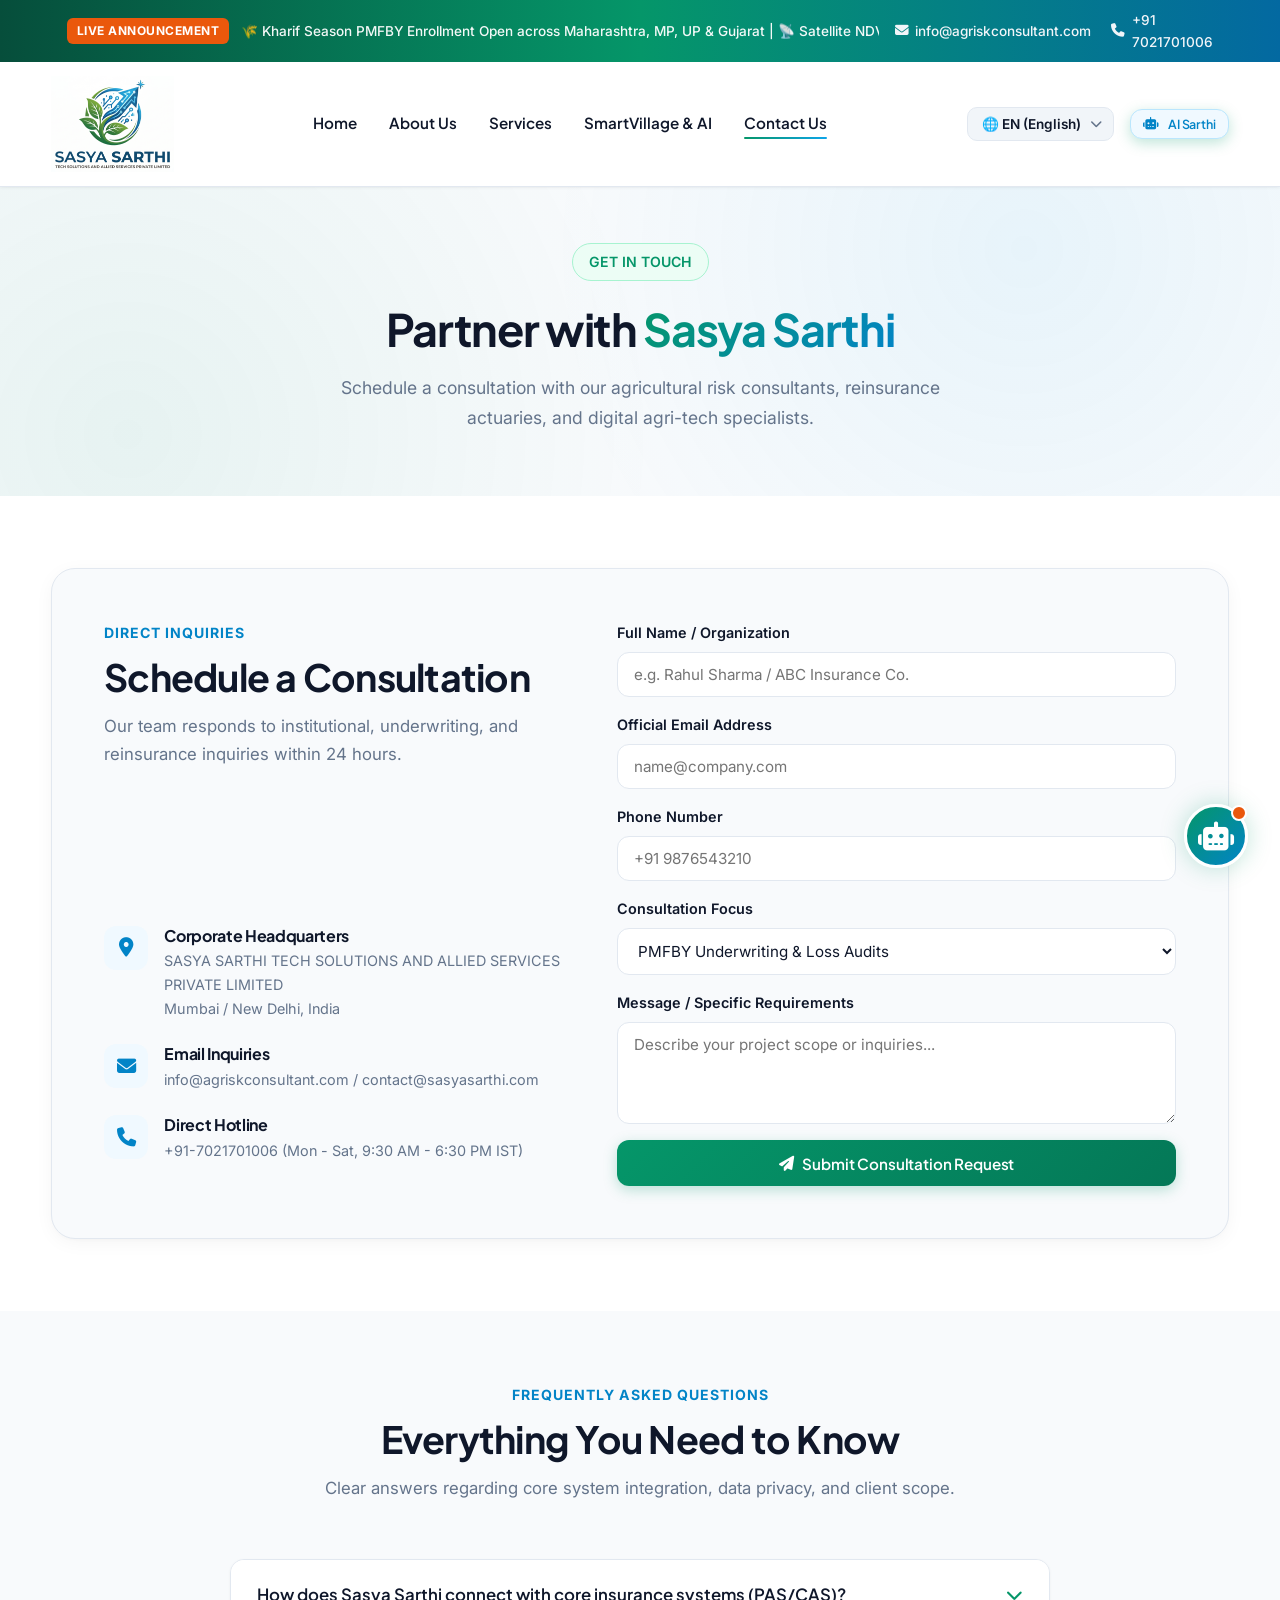
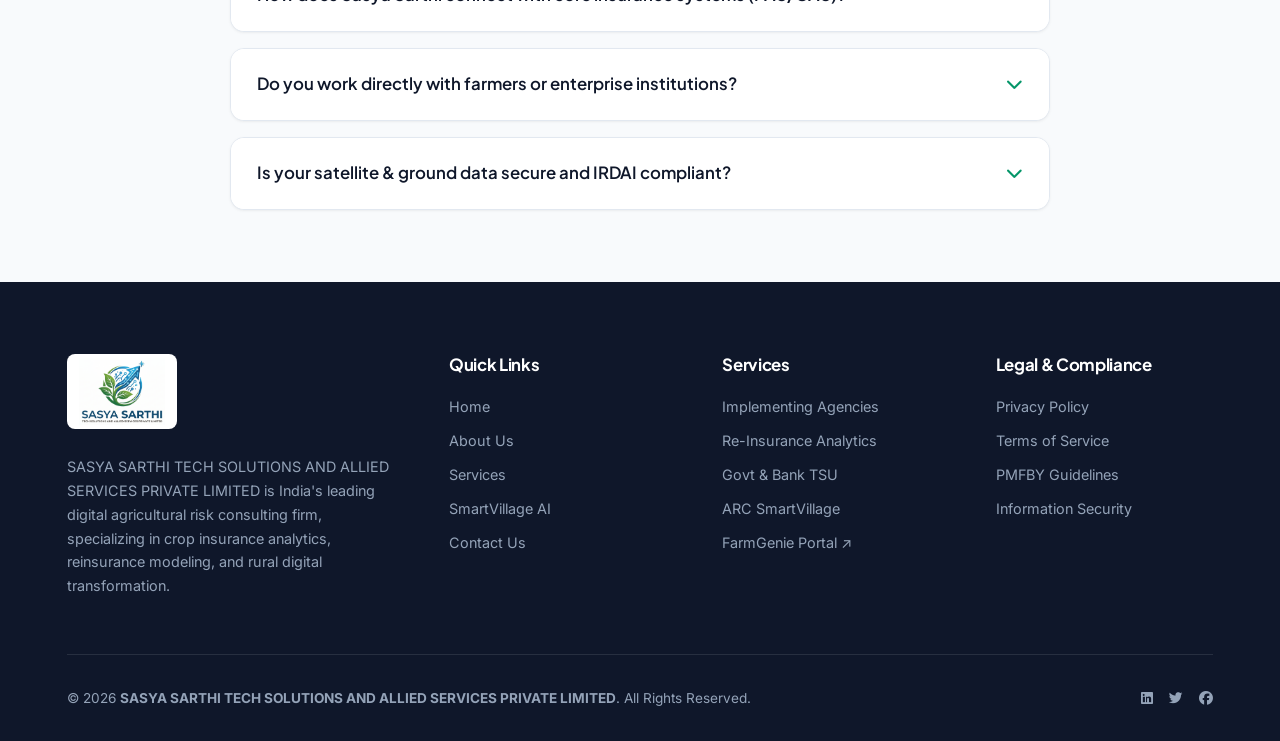
<file: contact.html>
<!DOCTYPE html>
<html lang="en">
<head>
  <meta charset="UTF-8">
  <meta name="viewport" content="width=device-width, initial-scale=1.0">
  <title>Contact Us & FAQ | Sasya Sarthi Tech Solutions</title>
  <meta name="description" content="Contact Sasya Sarthi Tech Solutions for consultation requests, underwriting quotes, reinsurance modeling, and technical support unit partnerships.">
  <meta name="keywords" content="Contact Sasya Sarthi, Agri risk consultation, Reinsurance consultation, FAQ, Office addresses Mumbai New Delhi">
  <meta name="robots" content="index, follow">

  <!-- Open Graph Meta -->
  <meta property="og:title" content="Contact Us | Sasya Sarthi Tech Solutions">
  <meta property="og:description" content="Schedule a consultation with our agricultural risk experts, reinsurance actuaries, and digital agri-tech specialists.">
  <meta property="og:type" content="website">
  <meta property="og:url" content="https://www.sasyasarthi.com/contact.html">
  <meta property="og:image" content="assets/official_logo.png">

  <!-- Google Fonts -->
  <link rel="preconnect" href="https://fonts.googleapis.com">
  <link rel="preconnect" href="https://fonts.gstatic.com" crossorigin>
  <link href="https://fonts.googleapis.com/css2?family=Inter:wght@300;400;500;600;700;800&family=Outfit:wght@400;500;600;700;800;900&display=swap" rel="stylesheet">

  <!-- FontAwesome Icons -->
  <link rel="stylesheet" href="https://cdnjs.cloudflare.com/ajax/libs/font-awesome/6.4.0/css/all.min.css">

  <!-- Custom Stylesheet -->
  <link rel="stylesheet" href="css/styles.css">
  <link rel="icon" href="assets/official_logo.png" type="image/jpeg">
</head>
<body>

  <!-- Top Notification & Announcement Ticker Bar -->
  <div class="top-ticker-bar">
    <div class="container top-ticker-content">
      <div class="ticker-left">
        <span class="ticker-badge">LIVE ANNOUNCEMENT</span>
        <span class="ticker-text">🌾 Kharif Season PMFBY Enrollment Open across Maharashtra, MP, UP &amp; Gujarat | 📡 Satellite NDVI Risk Monitoring Live | 🤖 Try Sasya AI Sarthi Chatbot</span>
      </div>
      <div class="top-contacts">
        <a href="mailto:info@agriskconsultant.com"><i class="fa-solid fa-envelope"></i> info@agriskconsultant.com</a>
        <a href="tel:+917021701006"><i class="fa-solid fa-phone"></i> +91 7021701006</a>
      </div>
    </div>
  </div>

  <!-- Main Navigation Header -->
  <header class="main-header">
    <div class="container navbar">
      <a href="index.html" class="brand-logo" title="Sasya Sarthi Tech Solutions">
        <img src="assets/official_logo.png" alt="Sasya Sarthi Tech Solutions Logo">
      </a>

      <ul class="nav-menu">
        <li><a href="index.html" class="nav-link" data-i18n="navHome">Home</a></li>
        <li><a href="aboutus.html" class="nav-link">About Us</a></li>
        <li><a href="services.html" class="nav-link" data-i18n="navServices">Services</a></li>
        <li><a href="smartvillage.html" class="nav-link" data-i18n="navSmartVillage">SmartVillage &amp; AI</a></li>
        <li><a href="contact.html" class="nav-link active" data-i18n="navContact">Contact Us</a></li>
      </ul>

      <div class="header-actions">
        <div class="lang-selector">
          <select id="langSelect" class="lang-select" aria-label="Select Language">
            <option value="en">🌐 EN (English)</option>
            <option value="hi">🇮🇳 HI (हिंदी)</option>
            <option value="mr">🚩 MR (मराठी)</option>
            <option value="te">🌾 TE (తెలుగు)</option>
          </select>
          <i class="fa-solid fa-chevron-down lang-icon"></i>
        </div>

        <button class="btn btn-primary btn-sm prompt-pill" data-prompt="How can I schedule a consultation with a Sasya Sarthi risk specialist?">
          <i class="fa-solid fa-robot"></i> AI Sarthi
        </button>

        <button id="mobileToggle" class="mobile-toggle" aria-label="Toggle Navigation">
          <i class="fa-solid fa-bars"></i>
        </button>
      </div>
    </div>
  </header>

  <!-- Page Banner -->
  <section class="hero-section" style="padding: 3.5rem 0 4rem; text-align: center;">
    <div class="container" style="max-width: 850px;">
      <span class="hero-badge">GET IN TOUCH</span>
      <h1 class="hero-title" style="font-size: 2.8rem; margin-bottom: 1rem;">
        Partner with <span class="text-gradient">Sasya Sarthi</span>
      </h1>
      <p class="hero-subtitle" style="margin: 0 auto; font-size: 1.1rem;">
        Schedule a consultation with our agricultural risk consultants, reinsurance actuaries, and digital agri-tech specialists.
      </p>
    </div>
  </section>

  <!-- Contact Form & Headquarters Section -->
  <section class="contact-section" style="padding: 4.5rem 0; background: #FFFFFF;">
    <div class="container contact-grid">
      <div class="contact-info">
        <div>
          <span class="section-tag">DIRECT INQUIRIES</span>
          <h2 class="section-title">Schedule a Consultation</h2>
          <p class="section-desc" style="margin-bottom: 2rem;">
            Our team responds to institutional, underwriting, and reinsurance inquiries within 24 hours.
          </p>
        </div>

        <div>
          <div class="info-item">
            <div class="info-icon"><i class="fa-solid fa-location-dot"></i></div>
            <div class="info-text">
              <h4>Corporate Headquarters</h4>
              <p>SASYA SARTHI TECH SOLUTIONS AND ALLIED SERVICES PRIVATE LIMITED<br>Mumbai / New Delhi, India</p>
            </div>
          </div>

          <div class="info-item">
            <div class="info-icon"><i class="fa-solid fa-envelope"></i></div>
            <div class="info-text">
              <h4>Email Inquiries</h4>
              <p>info@agriskconsultant.com / contact@sasyasarthi.com</p>
            </div>
          </div>

          <div class="info-item">
            <div class="info-icon"><i class="fa-solid fa-phone"></i></div>
            <div class="info-text">
              <h4>Direct Hotline</h4>
              <p>+91-7021701006 (Mon - Sat, 9:30 AM - 6:30 PM IST)</p>
            </div>
          </div>
        </div>
      </div>

      <!-- Booking Form -->
      <form id="contactForm" style="display: flex; flex-direction: column; gap: 1rem;">
        <div class="form-group">
          <label class="form-label" for="contactName">Full Name / Organization</label>
          <input type="text" id="contactName" class="form-control" placeholder="e.g. Rahul Sharma / ABC Insurance Co." required>
        </div>

        <div class="form-group">
          <label class="form-label" for="contactEmail">Official Email Address</label>
          <input type="email" id="contactEmail" class="form-control" placeholder="name@company.com" required>
        </div>

        <div class="form-group">
          <label class="form-label" for="contactPhone">Phone Number</label>
          <input type="tel" id="contactPhone" class="form-control" placeholder="+91 9876543210" required>
        </div>

        <div class="form-group">
          <label class="form-label" for="contactCategory">Consultation Focus</label>
          <select id="contactCategory" class="form-control">
            <option value="underwriting">PMFBY Underwriting &amp; Loss Audits</option>
            <option value="reinsurance">Reinsurance Treaty &amp; Exposure Modeling</option>
            <option value="smartvillage">SmartVillage &amp; FarmGenie Implementation</option>
            <option value="tsu">Government / Bank Technical Support Unit</option>
          </select>
        </div>

        <div class="form-group">
          <label class="form-label" for="contactMessage">Message / Specific Requirements</label>
          <textarea id="contactMessage" class="form-control" rows="4" placeholder="Describe your project scope or inquiries..."></textarea>
        </div>

        <button type="submit" class="btn btn-primary" style="padding: 0.85rem;">
          <i class="fa-solid fa-paper-plane"></i> Submit Consultation Request
        </button>
      </form>
    </div>
  </section>

  <!-- Interactive FAQ Accordion Section -->
  <section style="padding: 4.5rem 0; background: var(--bg-light);">
    <div class="container">
      <div class="section-header">
        <span class="section-tag">FREQUENTLY ASKED QUESTIONS</span>
        <h2 class="section-title">Everything You Need to Know</h2>
        <p class="section-desc">Clear answers regarding core system integration, data privacy, and client scope.</p>
      </div>

      <div class="faq-container">
        <div class="faq-item">
          <div class="faq-question">
            <span>How does Sasya Sarthi connect with core insurance systems (PAS/CAS)?</span>
            <i class="fa-solid fa-chevron-down faq-icon"></i>
          </div>
          <div class="faq-answer">
            Sasya Sarthi provides turn-key REST API endpoints, automated SFTP batch file transfer, and Apache Kafka real-time connectors to ingest policy data and stream risk scores directly into leading PAS/CAS platforms.
          </div>
        </div>

        <div class="faq-item">
          <div class="faq-question">
            <span>Do you work directly with farmers or enterprise institutions?</span>
            <i class="fa-solid fa-chevron-down faq-icon"></i>
          </div>
          <div class="faq-answer">
            Through our Sasya SmartVillage stack and FPO partnerships, we empower farmers in 11 vernacular languages — but our primary commercial contracts are with insurance companies, global reinsurers, banks, and state agriculture departments.
          </div>
        </div>

        <div class="faq-item">
          <div class="faq-question">
            <span>Is your satellite &amp; ground data secure and IRDAI compliant?</span>
            <i class="fa-solid fa-chevron-down faq-icon"></i>
          </div>
          <div class="faq-answer">
            Yes. All data pipelines follow strict ISO 27001 encryption standards. Our pricing models, actuarial loss reserving, and CCE verification frameworks adhere strictly to IRDAI regulatory guidelines.
          </div>
        </div>
      </div>
    </div>
  </section>

  <!-- Main Footer -->
  <footer class="main-footer">
    <div class="container">
      <div class="footer-grid">
        <div class="footer-brand">
          <img src="assets/official_logo.png" alt="Sasya Sarthi Logo" style="height: 75px; background: #FFFFFF; padding: 4px 12px; border-radius: 8px;">
          <p>
            SASYA SARTHI TECH SOLUTIONS AND ALLIED SERVICES PRIVATE LIMITED is India's leading digital agricultural risk consulting firm, specializing in crop insurance analytics, reinsurance modeling, and rural digital transformation.
          </p>
        </div>

        <div class="footer-col">
          <h4>Quick Links</h4>
          <ul class="footer-links">
            <li><a href="index.html">Home</a></li>
            <li><a href="aboutus.html">About Us</a></li>
            <li><a href="services.html">Services</a></li>
            <li><a href="smartvillage.html">SmartVillage AI</a></li>
            <li><a href="contact.html">Contact Us</a></li>
          </ul>
        </div>

        <div class="footer-col">
          <h4>Services</h4>
          <ul class="footer-links">
            <li><a href="services.html">Implementing Agencies</a></li>
            <li><a href="services.html">Re-Insurance Analytics</a></li>
            <li><a href="services.html">Govt &amp; Bank TSU</a></li>
            <li><a href="smartvillage.html">ARC SmartVillage</a></li>
            <li><a href="https://farmgenie.farm/" target="_blank">FarmGenie Portal ↗</a></li>
          </ul>
        </div>

        <div class="footer-col">
          <h4>Legal &amp; Compliance</h4>
          <ul class="footer-links">
            <li><a href="#">Privacy Policy</a></li>
            <li><a href="#">Terms of Service</a></li>
            <li><a href="#">PMFBY Guidelines</a></li>
            <li><a href="#">Information Security</a></li>
          </ul>
        </div>
      </div>

      <div class="footer-bottom">
        <div>
          &copy; 2026 <strong>SASYA SARTHI TECH SOLUTIONS AND ALLIED SERVICES PRIVATE LIMITED</strong>. All Rights Reserved.
        </div>
        <div style="display: flex; gap: 1rem;">
          <a href="#"><i class="fa-brands fa-linkedin"></i></a>
          <a href="#"><i class="fa-brands fa-twitter"></i></a>
          <a href="#"><i class="fa-brands fa-facebook"></i></a>
        </div>
      </div>
    </div>
  </footer>

  <!-- Floating AI Launcher -->
  <div id="aiLauncher" class="ai-launcher" title="Open Sasya AI Sarthi Chatbot">
    <i class="fa-solid fa-robot"></i>
    <div class="ai-badge-pulse"></div>
  </div>

  <!-- Interactive AI Drawer -->
  <div id="chatDrawer" class="chat-drawer">
    <div class="chat-header">
      <div class="chat-title">
        <div class="chat-avatar">🌾</div>
        <div>
          <h4 style="font-size: 0.95rem; margin: 0;">Sasya AI Sarthi</h4>
          <span class="chat-status">● Online | Agri-Risk Assistant</span>
        </div>
      </div>
      <button id="chatClose" class="chat-close" aria-label="Close Chat"><i class="fa-solid fa-xmark"></i></button>
    </div>

    <div id="chatBody" class="chat-body">
      <div class="msg msg-bot">
        Namaste! 🙏 I am <strong>Sasya AI Sarthi</strong>. How can I assist you with contacting our risk team today?
        <div class="pills-container">
          <span class="prompt-pill" data-prompt="What is the contact email and hotline number?">📞 Contact Info</span>
          <span class="prompt-pill" data-prompt="I want to book a consultation for reinsurance treaty analytics">📊 Underwriting Quote</span>
        </div>
      </div>
    </div>

    <div class="chat-footer">
      <input type="text" id="chatInput" class="chat-input" placeholder="Ask AI Sarthi a question...">
      <button id="chatSend" class="chat-send" aria-label="Send Message"><i class="fa-solid fa-paper-plane"></i></button>
    </div>
  </div>

  <script src="js/app.js"></script>
</body>
</html>
</file>
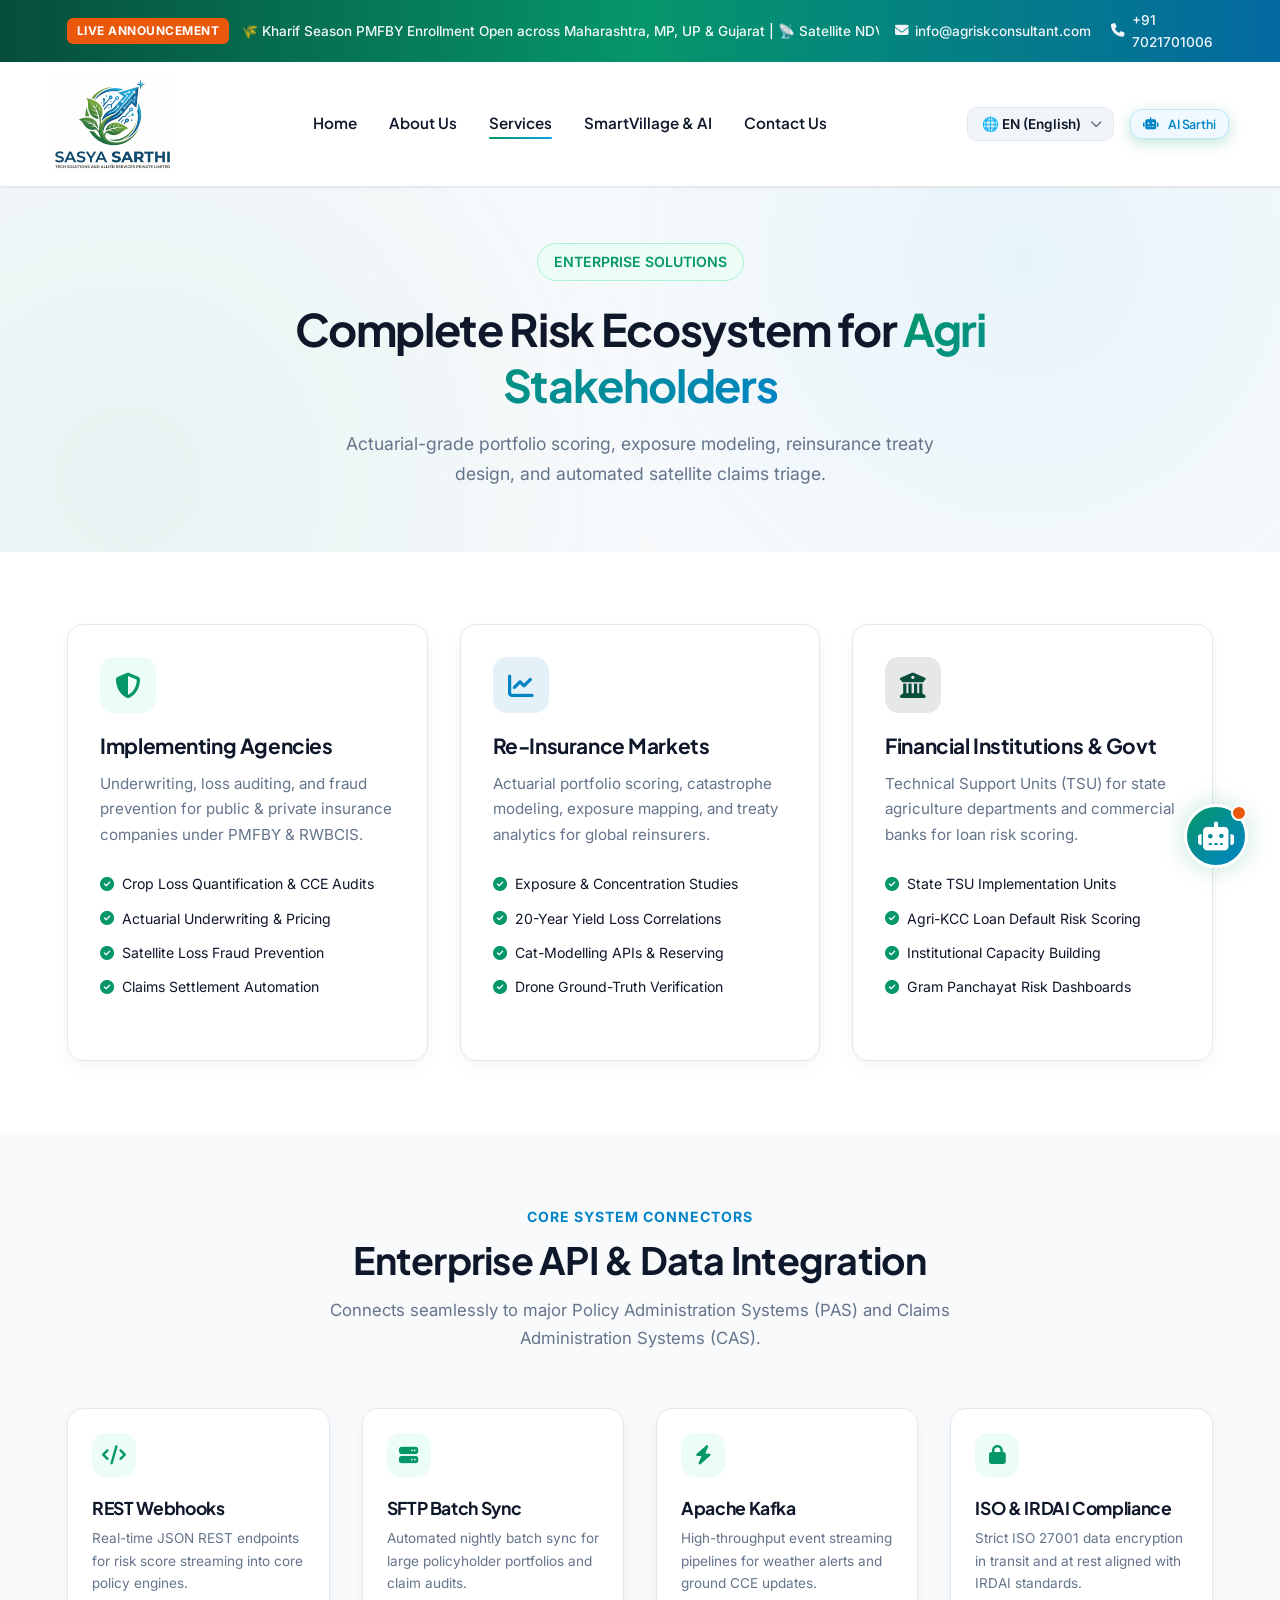
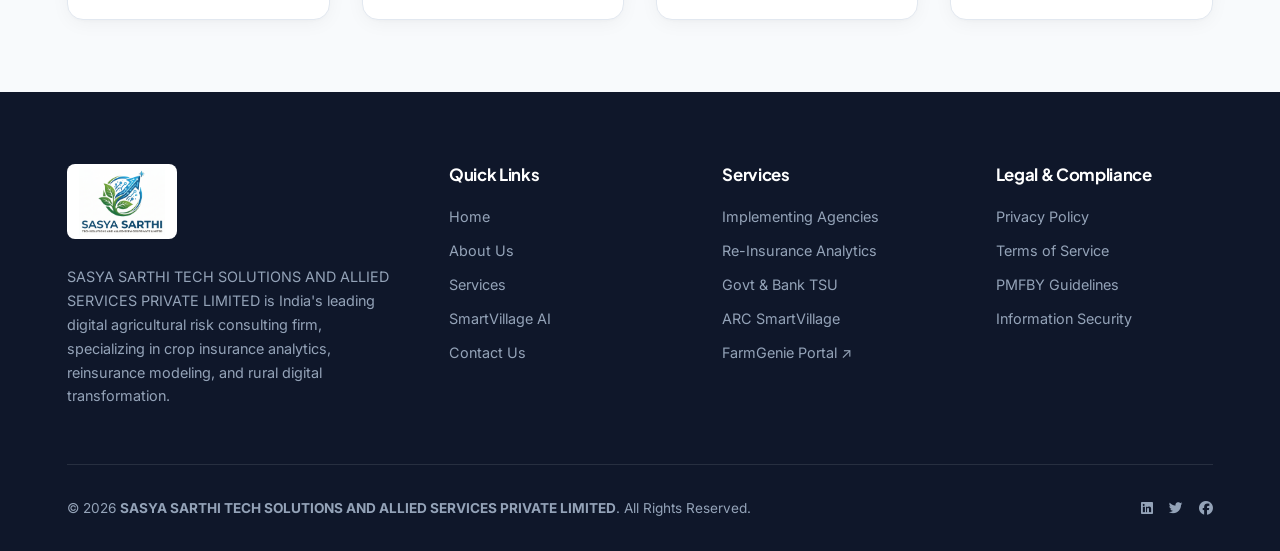
<file: services.html>
<!DOCTYPE html>
<html lang="en">
<head>
  <meta charset="UTF-8">
  <meta name="viewport" content="width=device-width, initial-scale=1.0">
  <title>Our Services | Sasya Sarthi Tech Solutions & Allied Services</title>
  <meta name="description" content="Comprehensive agri-risk services: PMFBY underwriting, reinsurance treaty analytics, bank TSU units, cat-modelling APIs, and automated claims triage.">
  <meta name="keywords" content="Implementing agencies, Reinsurance analytics, Crop loss quantification, Actuarial cat modelling, PAS CAS connectors">
  <meta name="robots" content="index, follow">

  <!-- Open Graph Meta -->
  <meta property="og:title" content="Our Services | Sasya Sarthi Tech Solutions">
  <meta property="og:description" content="End-to-end risk management, actuarial treaty analytics, and enterprise data connectors for Indian crop insurance stakeholders.">
  <meta property="og:type" content="website">
  <meta property="og:url" content="https://www.sasyasarthi.com/services.html">
  <meta property="og:image" content="assets/official_logo.png">

  <!-- Google Fonts -->
  <link rel="preconnect" href="https://fonts.googleapis.com">
  <link rel="preconnect" href="https://fonts.gstatic.com" crossorigin>
  <link href="https://fonts.googleapis.com/css2?family=Inter:wght@300;400;500;600;700;800&family=Outfit:wght@400;500;600;700;800;900&display=swap" rel="stylesheet">

  <!-- FontAwesome Icons -->
  <link rel="stylesheet" href="https://cdnjs.cloudflare.com/ajax/libs/font-awesome/6.4.0/css/all.min.css">

  <!-- Custom Stylesheet -->
  <link rel="stylesheet" href="css/styles.css">
  <link rel="icon" href="assets/official_logo.png" type="image/jpeg">
</head>
<body>

  <!-- Top Notification & Announcement Ticker Bar -->
  <div class="top-ticker-bar">
    <div class="container top-ticker-content">
      <div class="ticker-left">
        <span class="ticker-badge">LIVE ANNOUNCEMENT</span>
        <span class="ticker-text">🌾 Kharif Season PMFBY Enrollment Open across Maharashtra, MP, UP &amp; Gujarat | 📡 Satellite NDVI Risk Monitoring Live | 🤖 Try Sasya AI Sarthi Chatbot</span>
      </div>
      <div class="top-contacts">
        <a href="mailto:info@agriskconsultant.com"><i class="fa-solid fa-envelope"></i> info@agriskconsultant.com</a>
        <a href="tel:+917021701006"><i class="fa-solid fa-phone"></i> +91 7021701006</a>
      </div>
    </div>
  </div>

  <!-- Main Navigation Header -->
  <header class="main-header">
    <div class="container navbar">
      <a href="index.html" class="brand-logo" title="Sasya Sarthi Tech Solutions">
        <img src="assets/official_logo.png" alt="Sasya Sarthi Tech Solutions Logo">
      </a>

      <ul class="nav-menu">
        <li><a href="index.html" class="nav-link" data-i18n="navHome">Home</a></li>
        <li><a href="aboutus.html" class="nav-link">About Us</a></li>
        <li><a href="services.html" class="nav-link active" data-i18n="navServices">Services</a></li>
        <li><a href="smartvillage.html" class="nav-link" data-i18n="navSmartVillage">SmartVillage &amp; AI</a></li>
        <li><a href="contact.html" class="nav-link" data-i18n="navContact">Contact Us</a></li>
      </ul>

      <div class="header-actions">
        <div class="lang-selector">
          <select id="langSelect" class="lang-select" aria-label="Select Language">
            <option value="en">🌐 EN (English)</option>
            <option value="hi">🇮🇳 HI (हिंदी)</option>
            <option value="mr">🚩 MR (मराठी)</option>
            <option value="te">🌾 TE (తెలుగు)</option>
          </select>
          <i class="fa-solid fa-chevron-down lang-icon"></i>
        </div>

        <button class="btn btn-primary btn-sm prompt-pill" data-prompt="Please explain Sasya Sarthi's actuarial & reinsurance services.">
          <i class="fa-solid fa-robot"></i> AI Sarthi
        </button>

        <button id="mobileToggle" class="mobile-toggle" aria-label="Toggle Navigation">
          <i class="fa-solid fa-bars"></i>
        </button>
      </div>
    </div>
  </header>

  <!-- Page Banner -->
  <section class="hero-section" style="padding: 3.5rem 0 4rem; text-align: center;">
    <div class="container" style="max-width: 850px;">
      <span class="hero-badge">ENTERPRISE SOLUTIONS</span>
      <h1 class="hero-title" style="font-size: 2.8rem; margin-bottom: 1rem;">
        Complete Risk Ecosystem for <span class="text-gradient">Agri Stakeholders</span>
      </h1>
      <p class="hero-subtitle" style="margin: 0 auto; font-size: 1.1rem;">
        Actuarial-grade portfolio scoring, exposure modeling, reinsurance treaty design, and automated satellite claims triage.
      </p>
    </div>
  </section>

  <!-- Service Pillars Detail -->
  <section style="padding: 4.5rem 0; background: #FFFFFF;">
    <div class="container">
      <div class="service-card-grid" style="grid-template-columns: repeat(3, 1fr);">
        <!-- Card 1 -->
        <div class="service-card" style="padding: 2rem;">
          <div class="service-icon"><i class="fa-solid fa-shield-halved"></i></div>
          <h3 class="service-title">Implementing Agencies</h3>
          <p class="service-desc">Underwriting, loss auditing, and fraud prevention for public &amp; private insurance companies under PMFBY &amp; RWBCIS.</p>
          <ul class="service-list">
            <li><i class="fa-solid fa-circle-check"></i> Crop Loss Quantification &amp; CCE Audits</li>
            <li><i class="fa-solid fa-circle-check"></i> Actuarial Underwriting &amp; Pricing</li>
            <li><i class="fa-solid fa-circle-check"></i> Satellite Loss Fraud Prevention</li>
            <li><i class="fa-solid fa-circle-check"></i> Claims Settlement Automation</li>
          </ul>
        </div>

        <!-- Card 2 -->
        <div class="service-card" style="padding: 2rem;">
          <div class="service-icon" style="background: rgba(0, 119, 182, 0.1); color: var(--tech-blue);"><i class="fa-solid fa-chart-line"></i></div>
          <h3 class="service-title">Re-Insurance Markets</h3>
          <p class="service-desc">Actuarial portfolio scoring, catastrophe modeling, exposure mapping, and treaty analytics for global reinsurers.</p>
          <ul class="service-list">
            <li><i class="fa-solid fa-circle-check"></i> Exposure &amp; Concentration Studies</li>
            <li><i class="fa-solid fa-circle-check"></i> 20-Year Yield Loss Correlations</li>
            <li><i class="fa-solid fa-circle-check"></i> Cat-Modelling APIs &amp; Reserving</li>
            <li><i class="fa-solid fa-circle-check"></i> Drone Ground-Truth Verification</li>
          </ul>
        </div>

        <!-- Card 3 -->
        <div class="service-card" style="padding: 2rem;">
          <div class="service-icon" style="background: rgba(7, 30, 23, 0.1); color: var(--primary-dark);"><i class="fa-solid fa-building-columns"></i></div>
          <h3 class="service-title">Financial Institutions &amp; Govt</h3>
          <p class="service-desc">Technical Support Units (TSU) for state agriculture departments and commercial banks for loan risk scoring.</p>
          <ul class="service-list">
            <li><i class="fa-solid fa-circle-check"></i> State TSU Implementation Units</li>
            <li><i class="fa-solid fa-circle-check"></i> Agri-KCC Loan Default Risk Scoring</li>
            <li><i class="fa-solid fa-circle-check"></i> Institutional Capacity Building</li>
            <li><i class="fa-solid fa-circle-check"></i> Gram Panchayat Risk Dashboards</li>
          </ul>
        </div>
      </div>
    </div>
  </section>

  <!-- Enterprise Connectors & PAS/CAS Specs -->
  <section style="padding: 4.5rem 0; background: var(--bg-light);">
    <div class="container">
      <div class="section-header">
        <span class="section-tag">CORE SYSTEM CONNECTORS</span>
        <h2 class="section-title">Enterprise API &amp; Data Integration</h2>
        <p class="section-desc">Connects seamlessly to major Policy Administration Systems (PAS) and Claims Administration Systems (CAS).</p>
      </div>

      <div class="service-card-grid" style="grid-template-columns: repeat(4, 1fr);">
        <div class="service-card" style="padding: 1.5rem;">
          <div class="service-icon" style="width: 44px; height: 44px; font-size: 1.2rem;"><i class="fa-solid fa-code"></i></div>
          <h4 style="font-size: 1.1rem; margin-bottom: 0.5rem;">REST Webhooks</h4>
          <p style="font-size: 0.85rem; color: var(--text-muted);">Real-time JSON REST endpoints for risk score streaming into core policy engines.</p>
        </div>

        <div class="service-card" style="padding: 1.5rem;">
          <div class="service-icon" style="width: 44px; height: 44px; font-size: 1.2rem;"><i class="fa-solid fa-server"></i></div>
          <h4 style="font-size: 1.1rem; margin-bottom: 0.5rem;">SFTP Batch Sync</h4>
          <p style="font-size: 0.85rem; color: var(--text-muted);">Automated nightly batch sync for large policyholder portfolios and claim audits.</p>
        </div>

        <div class="service-card" style="padding: 1.5rem;">
          <div class="service-icon" style="width: 44px; height: 44px; font-size: 1.2rem;"><i class="fa-solid fa-bolt"></i></div>
          <h4 style="font-size: 1.1rem; margin-bottom: 0.5rem;">Apache Kafka</h4>
          <p style="font-size: 0.85rem; color: var(--text-muted);">High-throughput event streaming pipelines for weather alerts and ground CCE updates.</p>
        </div>

        <div class="service-card" style="padding: 1.5rem;">
          <div class="service-icon" style="width: 44px; height: 44px; font-size: 1.2rem;"><i class="fa-solid fa-lock"></i></div>
          <h4 style="font-size: 1.1rem; margin-bottom: 0.5rem;">ISO &amp; IRDAI Compliance</h4>
          <p style="font-size: 0.85rem; color: var(--text-muted);">Strict ISO 27001 data encryption in transit and at rest aligned with IRDAI standards.</p>
        </div>
      </div>
    </div>
  </section>

  <!-- Main Footer -->
  <footer class="main-footer">
    <div class="container">
      <div class="footer-grid">
        <div class="footer-brand">
          <img src="assets/official_logo.png" alt="Sasya Sarthi Logo" style="height: 75px; background: #FFFFFF; padding: 4px 12px; border-radius: 8px;">
          <p>
            SASYA SARTHI TECH SOLUTIONS AND ALLIED SERVICES PRIVATE LIMITED is India's leading digital agricultural risk consulting firm, specializing in crop insurance analytics, reinsurance modeling, and rural digital transformation.
          </p>
        </div>

        <div class="footer-col">
          <h4>Quick Links</h4>
          <ul class="footer-links">
            <li><a href="index.html">Home</a></li>
            <li><a href="aboutus.html">About Us</a></li>
            <li><a href="services.html">Services</a></li>
            <li><a href="smartvillage.html">SmartVillage AI</a></li>
            <li><a href="contact.html">Contact Us</a></li>
          </ul>
        </div>

        <div class="footer-col">
          <h4>Services</h4>
          <ul class="footer-links">
            <li><a href="services.html">Implementing Agencies</a></li>
            <li><a href="services.html">Re-Insurance Analytics</a></li>
            <li><a href="services.html">Govt &amp; Bank TSU</a></li>
            <li><a href="smartvillage.html">ARC SmartVillage</a></li>
            <li><a href="https://farmgenie.farm/" target="_blank">FarmGenie Portal ↗</a></li>
          </ul>
        </div>

        <div class="footer-col">
          <h4>Legal &amp; Compliance</h4>
          <ul class="footer-links">
            <li><a href="#">Privacy Policy</a></li>
            <li><a href="#">Terms of Service</a></li>
            <li><a href="#">PMFBY Guidelines</a></li>
            <li><a href="#">Information Security</a></li>
          </ul>
        </div>
      </div>

      <div class="footer-bottom">
        <div>
          &copy; 2026 <strong>SASYA SARTHI TECH SOLUTIONS AND ALLIED SERVICES PRIVATE LIMITED</strong>. All Rights Reserved.
        </div>
        <div style="display: flex; gap: 1rem;">
          <a href="#"><i class="fa-brands fa-linkedin"></i></a>
          <a href="#"><i class="fa-brands fa-twitter"></i></a>
          <a href="#"><i class="fa-brands fa-facebook"></i></a>
        </div>
      </div>
    </div>
  </footer>

  <!-- Floating AI Launcher -->
  <div id="aiLauncher" class="ai-launcher" title="Open Sasya AI Sarthi Chatbot">
    <i class="fa-solid fa-robot"></i>
    <div class="ai-badge-pulse"></div>
  </div>

  <!-- Interactive AI Drawer -->
  <div id="chatDrawer" class="chat-drawer">
    <div class="chat-header">
      <div class="chat-title">
        <div class="chat-avatar">🌾</div>
        <div>
          <h4 style="font-size: 0.95rem; margin: 0;">Sasya AI Sarthi</h4>
          <span class="chat-status">● Online | Agri-Risk Assistant</span>
        </div>
      </div>
      <button id="chatClose" class="chat-close" aria-label="Close Chat"><i class="fa-solid fa-xmark"></i></button>
    </div>

    <div id="chatBody" class="chat-body">
      <div class="msg msg-bot">
        Namaste! 🙏 I am <strong>Sasya AI Sarthi</strong>. Which service module or API connector can I assist you with today?
        <div class="pills-container">
          <span class="prompt-pill" data-prompt="How do REST Webhooks and SFTP connectors work?">🔌 API Integration</span>
          <span class="prompt-pill" data-prompt="Tell me about Reinsurance Treaty analytics">📊 Reinsurance Analytics</span>
        </div>
      </div>
    </div>

    <div class="chat-footer">
      <input type="text" id="chatInput" class="chat-input" placeholder="Ask AI Sarthi a question...">
      <button id="chatSend" class="chat-send" aria-label="Send Message"><i class="fa-solid fa-paper-plane"></i></button>
    </div>
  </div>

  <script src="js/app.js"></script>
</body>
</html>
</file>
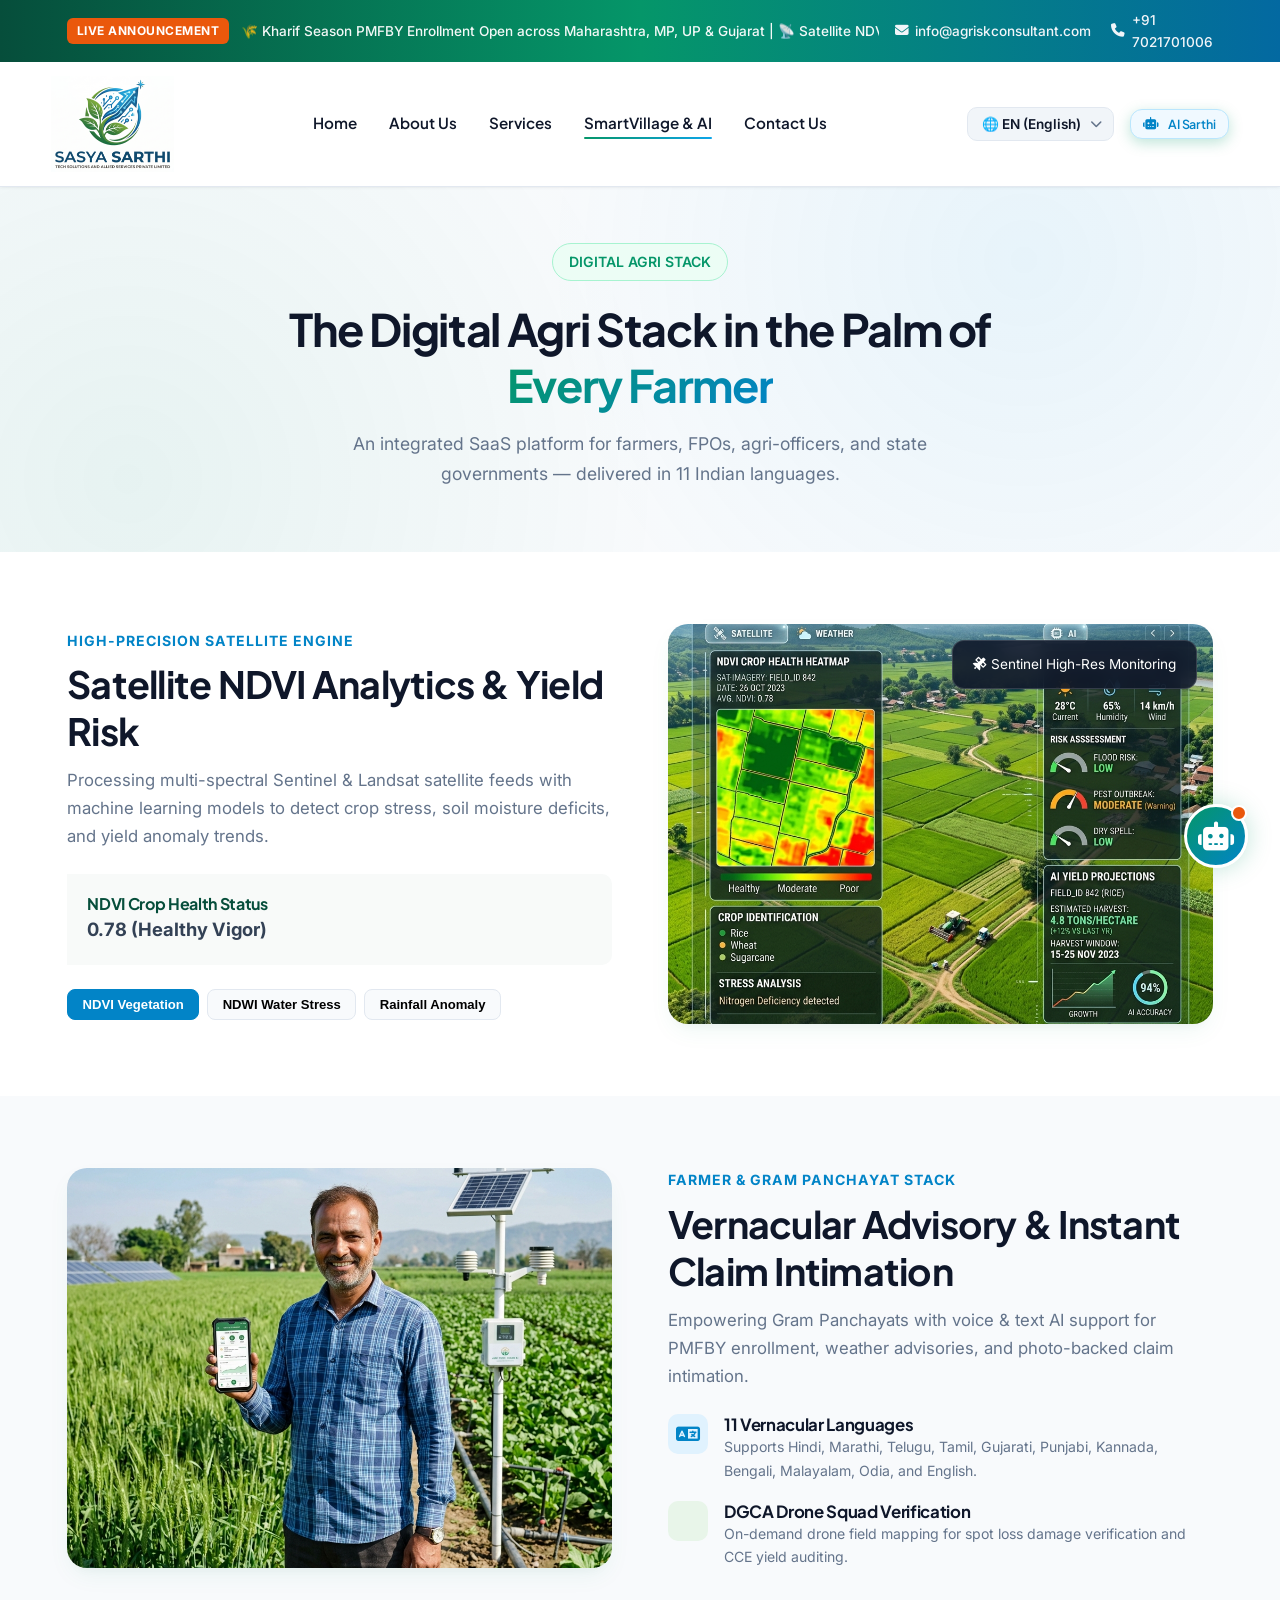
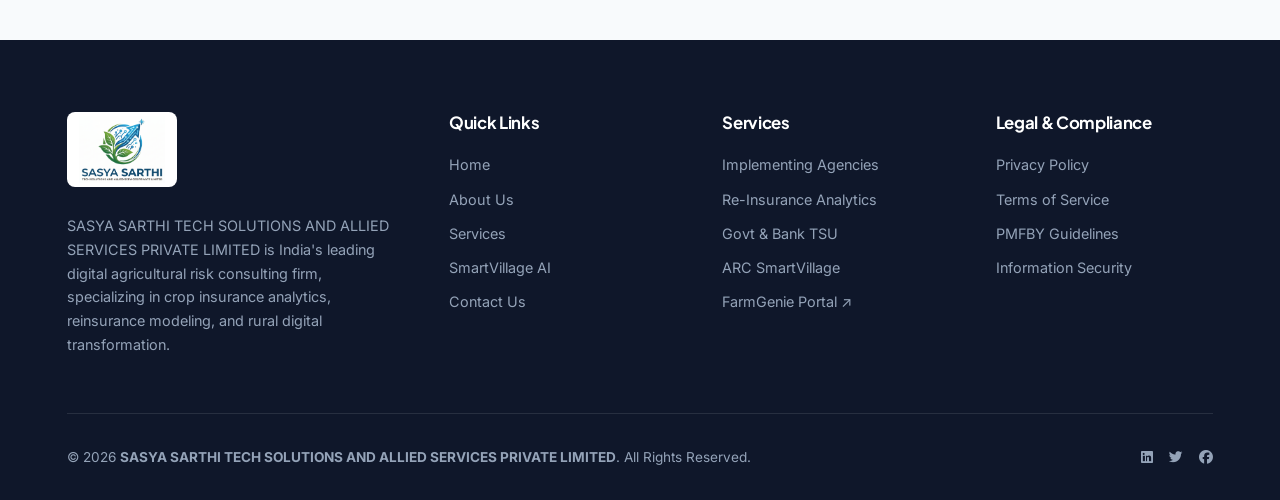
<file: smartvillage.html>
<!DOCTYPE html>
<html lang="en">
<head>
  <meta charset="UTF-8">
  <meta name="viewport" content="width=device-width, initial-scale=1.0">
  <title>SmartVillage Stack & AI | Sasya Sarthi Tech Solutions</title>
  <meta name="description" content="Sasya SmartVillage & FarmGenie SaaS platform: Vernacular mobile AI app in 11 Indian languages, multi-spectral satellite NDVI monitoring, and DGCA drone squads.">
  <meta name="keywords" content="Sasya SmartVillage, Vernacular farmer app 11 languages, Satellite NDVI, DGCA drone squads, FarmGenie">
  <meta name="robots" content="index, follow">

  <!-- Open Graph Meta -->
  <meta property="og:title" content="SmartVillage Stack & AI | Sasya Sarthi Tech Solutions">
  <meta property="og:description" content="Digital Agri Stack in the palm of every farmer, FPO, and agriculture officer in 11 Indian languages.">
  <meta property="og:type" content="website">
  <meta property="og:url" content="https://www.sasyasarthi.com/smartvillage.html">
  <meta property="og:image" content="images/smart_village.png">

  <!-- Google Fonts -->
  <link rel="preconnect" href="https://fonts.googleapis.com">
  <link rel="preconnect" href="https://fonts.gstatic.com" crossorigin>
  <link href="https://fonts.googleapis.com/css2?family=Inter:wght@300;400;500;600;700;800&family=Outfit:wght@400;500;600;700;800;900&display=swap" rel="stylesheet">

  <!-- FontAwesome Icons -->
  <link rel="stylesheet" href="https://cdnjs.cloudflare.com/ajax/libs/font-awesome/6.4.0/css/all.min.css">

  <!-- Custom Stylesheet -->
  <link rel="stylesheet" href="css/styles.css">
  <link rel="icon" href="assets/official_logo.png" type="image/jpeg">
</head>
<body>

  <!-- Top Notification & Announcement Ticker Bar -->
  <div class="top-ticker-bar">
    <div class="container top-ticker-content">
      <div class="ticker-left">
        <span class="ticker-badge">LIVE ANNOUNCEMENT</span>
        <span class="ticker-text">🌾 Kharif Season PMFBY Enrollment Open across Maharashtra, MP, UP &amp; Gujarat | 📡 Satellite NDVI Risk Monitoring Live | 🤖 Try Sasya AI Sarthi Chatbot</span>
      </div>
      <div class="top-contacts">
        <a href="mailto:info@agriskconsultant.com"><i class="fa-solid fa-envelope"></i> info@agriskconsultant.com</a>
        <a href="tel:+917021701006"><i class="fa-solid fa-phone"></i> +91 7021701006</a>
      </div>
    </div>
  </div>

  <!-- Main Navigation Header -->
  <header class="main-header">
    <div class="container navbar">
      <a href="index.html" class="brand-logo" title="Sasya Sarthi Tech Solutions">
        <img src="assets/official_logo.png" alt="Sasya Sarthi Tech Solutions Logo">
      </a>

      <ul class="nav-menu">
        <li><a href="index.html" class="nav-link" data-i18n="navHome">Home</a></li>
        <li><a href="aboutus.html" class="nav-link">About Us</a></li>
        <li><a href="services.html" class="nav-link" data-i18n="navServices">Services</a></li>
        <li><a href="smartvillage.html" class="nav-link active" data-i18n="navSmartVillage">SmartVillage &amp; AI</a></li>
        <li><a href="contact.html" class="nav-link" data-i18n="navContact">Contact Us</a></li>
      </ul>

      <div class="header-actions">
        <div class="lang-selector">
          <select id="langSelect" class="lang-select" aria-label="Select Language">
            <option value="en">🌐 EN (English)</option>
            <option value="hi">🇮🇳 HI (हिंदी)</option>
            <option value="mr">🚩 MR (मराठी)</option>
            <option value="te">🌾 TE (తెలుగు)</option>
          </select>
          <i class="fa-solid fa-chevron-down lang-icon"></i>
        </div>

        <button class="btn btn-primary btn-sm prompt-pill" data-prompt="Tell me about the SmartVillage platform and 11 language support.">
          <i class="fa-solid fa-robot"></i> AI Sarthi
        </button>

        <button id="mobileToggle" class="mobile-toggle" aria-label="Toggle Navigation">
          <i class="fa-solid fa-bars"></i>
        </button>
      </div>
    </div>
  </header>

  <!-- Page Banner -->
  <section class="hero-section" style="padding: 3.5rem 0 4rem; text-align: center;">
    <div class="container" style="max-width: 850px;">
      <span class="hero-badge">DIGITAL AGRI STACK</span>
      <h1 class="hero-title" style="font-size: 2.8rem; margin-bottom: 1rem;">
        The Digital Agri Stack in the Palm of <span class="text-gradient">Every Farmer</span>
      </h1>
      <p class="hero-subtitle" style="margin: 0 auto; font-size: 1.1rem;">
        An integrated SaaS platform for farmers, FPOs, agri-officers, and state governments — delivered in 11 Indian languages.
      </p>
    </div>
  </section>

  <!-- Satellite NDVI Analytics & Interactive Switcher -->
  <section class="tech-showcase" style="background: #FFFFFF; padding: 4.5rem 0;">
    <div class="container tech-grid">
      <div class="tech-content">
        <span class="section-tag">HIGH-PRECISION SATELLITE ENGINE</span>
        <h2 class="section-title">Satellite NDVI Analytics &amp; Yield Risk</h2>
        <p class="section-desc" style="margin-bottom: 1.5rem;">
          Processing multi-spectral Sentinel &amp; Landsat satellite feeds with machine learning models to detect crop stress, soil moisture deficits, and yield anomaly trends.
        </p>

        <div style="background: #F8FAF9; border-left: 4px solid var(--primary-leaf); padding: 1.25rem; border-radius: 0 10px 10px 0; margin-bottom: 1.5rem;">
          <h4 id="satIndexTitle" style="color: var(--primary-dark);">NDVI Crop Health Status</h4>
          <p id="satIndexValue" style="color: var(--primary-green); font-weight: 700; font-size: 1.15rem;">0.78 (Healthy Vigor)</p>
        </div>

        <div class="satellite-controls">
          <button class="sat-btn active" data-index="ndvi">NDVI Vegetation</button>
          <button class="sat-btn" data-index="ndwi">NDWI Water Stress</button>
          <button class="sat-btn" data-index="rainfall">Rainfall Anomaly</button>
        </div>
      </div>

      <div class="tech-visual">
        <img src="images/satellite.png" alt="Satellite Analytics Heatmap">
        <div class="tech-overlay">
          <i class="fa-solid fa-satellite"></i> Sentinel High-Res Monitoring
        </div>
      </div>
    </div>
  </section>

  <!-- SmartVillage Features & Vernacular Mobile AI -->
  <section class="tech-showcase" style="background: var(--bg-light); padding: 4.5rem 0;">
    <div class="container tech-grid">
      <div class="tech-visual">
        <img src="images/smart_village.png" alt="Indian Smart Village &amp; Mobile Advisory">
      </div>

      <div class="tech-content">
        <span class="section-tag">FARMER &amp; GRAM PANCHAYAT STACK</span>
        <h2 class="section-title">Vernacular Advisory &amp; Instant Claim Intimation</h2>
        <p class="section-desc" style="margin-bottom: 1.5rem;">
          Empowering Gram Panchayats with voice &amp; text AI support for PMFBY enrollment, weather advisories, and photo-backed claim intimation.
        </p>

        <div style="display: flex; flex-direction: column; gap: 1.2rem;">
          <div style="display: flex; gap: 1rem; align-items: flex-start;">
            <div style="background: #E0F2FE; color: var(--tech-blue); width: 40px; height: 40px; border-radius: 10px; display: flex; align-items: center; justify-content: center; flex-shrink: 0; font-size: 1.2rem;">
              <i class="fa-solid fa-language"></i>
            </div>
            <div>
              <h4 style="font-size: 1.05rem;">11 Vernacular Languages</h4>
              <p style="font-size: 0.88rem; color: var(--text-muted);">Supports Hindi, Marathi, Telugu, Tamil, Gujarati, Punjabi, Kannada, Bengali, Malayalam, Odia, and English.</p>
            </div>
          </div>

          <div style="display: flex; gap: 1rem; align-items: flex-start;">
            <div style="background: #E8F5E9; color: var(--primary-green); width: 40px; height: 40px; border-radius: 10px; display: flex; align-items: center; justify-content: center; flex-shrink: 0; font-size: 1.2rem;">
              <i class="fa-solid fa-drone"></i>
            </div>
            <div>
              <h4 style="font-size: 1.05rem;">DGCA Drone Squad Verification</h4>
              <p style="font-size: 0.88rem; color: var(--text-muted);">On-demand drone field mapping for spot loss damage verification and CCE yield auditing.</p>
            </div>
          </div>
        </div>
      </div>
    </div>
  </section>

  <!-- Main Footer -->
  <footer class="main-footer">
    <div class="container">
      <div class="footer-grid">
        <div class="footer-brand">
          <img src="assets/official_logo.png" alt="Sasya Sarthi Logo" style="height: 75px; background: #FFFFFF; padding: 4px 12px; border-radius: 8px;">
          <p>
            SASYA SARTHI TECH SOLUTIONS AND ALLIED SERVICES PRIVATE LIMITED is India's leading digital agricultural risk consulting firm, specializing in crop insurance analytics, reinsurance modeling, and rural digital transformation.
          </p>
        </div>

        <div class="footer-col">
          <h4>Quick Links</h4>
          <ul class="footer-links">
            <li><a href="index.html">Home</a></li>
            <li><a href="aboutus.html">About Us</a></li>
            <li><a href="services.html">Services</a></li>
            <li><a href="smartvillage.html">SmartVillage AI</a></li>
            <li><a href="contact.html">Contact Us</a></li>
          </ul>
        </div>

        <div class="footer-col">
          <h4>Services</h4>
          <ul class="footer-links">
            <li><a href="services.html">Implementing Agencies</a></li>
            <li><a href="services.html">Re-Insurance Analytics</a></li>
            <li><a href="services.html">Govt &amp; Bank TSU</a></li>
            <li><a href="smartvillage.html">ARC SmartVillage</a></li>
            <li><a href="https://farmgenie.farm/" target="_blank">FarmGenie Portal ↗</a></li>
          </ul>
        </div>

        <div class="footer-col">
          <h4>Legal &amp; Compliance</h4>
          <ul class="footer-links">
            <li><a href="#">Privacy Policy</a></li>
            <li><a href="#">Terms of Service</a></li>
            <li><a href="#">PMFBY Guidelines</a></li>
            <li><a href="#">Information Security</a></li>
          </ul>
        </div>
      </div>

      <div class="footer-bottom">
        <div>
          &copy; 2026 <strong>SASYA SARTHI TECH SOLUTIONS AND ALLIED SERVICES PRIVATE LIMITED</strong>. All Rights Reserved.
        </div>
        <div style="display: flex; gap: 1rem;">
          <a href="#"><i class="fa-brands fa-linkedin"></i></a>
          <a href="#"><i class="fa-brands fa-twitter"></i></a>
          <a href="#"><i class="fa-brands fa-facebook"></i></a>
        </div>
      </div>
    </div>
  </footer>

  <!-- Floating AI Launcher -->
  <div id="aiLauncher" class="ai-launcher" title="Open Sasya AI Sarthi Chatbot">
    <i class="fa-solid fa-robot"></i>
    <div class="ai-badge-pulse"></div>
  </div>

  <!-- Interactive AI Drawer -->
  <div id="chatDrawer" class="chat-drawer">
    <div class="chat-header">
      <div class="chat-title">
        <div class="chat-avatar">🌾</div>
        <div>
          <h4 style="font-size: 0.95rem; margin: 0;">Sasya AI Sarthi</h4>
          <span class="chat-status">● Online | Agri-Risk Assistant</span>
        </div>
      </div>
      <button id="chatClose" class="chat-close" aria-label="Close Chat"><i class="fa-solid fa-xmark"></i></button>
    </div>

    <div id="chatBody" class="chat-body">
      <div class="msg msg-bot">
        Namaste! 🙏 I am <strong>Sasya AI Sarthi</strong>. Feel free to ask about our satellite NDVI imagery or DGCA drone mapping!
        <div class="pills-container">
          <span class="prompt-pill" data-prompt="Tell me about DGCA drone squad mapping">🚁 Drone Mapping</span>
          <span class="prompt-pill" data-prompt="What languages does the SmartVillage app support?">🗣️ 11 Vernacular Languages</span>
        </div>
      </div>
    </div>

    <div class="chat-footer">
      <input type="text" id="chatInput" class="chat-input" placeholder="Ask AI Sarthi a question...">
      <button id="chatSend" class="chat-send" aria-label="Send Message"><i class="fa-solid fa-paper-plane"></i></button>
    </div>
  </div>

  <script src="js/app.js"></script>
</body>
</html>
</file>
<file: css/styles.css>
/* ==========================================================================
   SASYA SARTHI TECH SOLUTIONS AND ALLIED SERVICES PRIVATE LIMITED
   Enterprise Modern Design System & Styling Framework
   ========================================================================== */

@import url('https://fonts.googleapis.com/css2?family=Inter:wght@400;500;600;700&family=Plus+Jakarta+Sans:wght@500;600;700;800&display=swap');

:root {
  /* Professional Enterprise Color System (Tailwind/Material hex standard) */
  --primary-brand: #059669;       /* Emerald 600 */
  --primary-hover: #047857;       /* Emerald 700 */
  --primary-dark: #064E3B;        /* Emerald 900 */
  --primary-light: #ECFDF5;       /* Emerald 50 */
  
  --tech-blue: #0284C7;           /* Sky 600 */
  --tech-cyan: #0EA5E9;           /* Sky 500 */
  --tech-light: #F0F9FF;          /* Sky 50 */
  
  --accent-amber: #D97706;        /* Amber 600 */
  --accent-saffron: #EA580C;      /* Orange 600 */
  
  --bg-slate: #F8FAFC;           /* Slate 50 */
  --bg-white: #FFFFFF;
  --bg-dark: #0F172A;            /* Slate 900 */
  
  --text-main: #0F172A;           /* Slate 900 ( Crisp title text ) */
  --text-body: #334155;           /* Slate 700 ( Readable body text ) */
  --text-muted: #64748B;          /* Slate 500 ( Secondary captions ) */
  --border-subtle: #E2E8F0;       /* Slate 200 */
  --border-focus: #10B981;        /* Emerald 500 */
  
  /* Soft Diffused Shadow System (No harsh borders) */
  --shadow-sm: 0 1px 3px 0 rgba(0, 0, 0, 0.05), 0 1px 2px -1px rgba(0, 0, 0, 0.03);
  --shadow-soft: 0 4px 20px -2px rgba(0, 0, 0, 0.05), 0 2px 4px -2px rgba(0, 0, 0, 0.03);
  --shadow-card: 0 10px 25px -5px rgba(5, 150, 105, 0.08), 0 8px 10px -6px rgba(0, 0, 0, 0.03);
  --shadow-hover: 0 20px 25px -5px rgba(2, 132, 199, 0.12), 0 8px 10px -6px rgba(0, 0, 0, 0.04);
  --shadow-glow: 0 0 25px rgba(5, 150, 105, 0.25);
  
  /* Typography Scale */
  --font-heading: 'Plus Jakarta Sans', -apple-system, BlinkMacSystemFont, sans-serif;
  --font-body: 'Inter', -apple-system, BlinkMacSystemFont, sans-serif;
  
  /* Smooth Motion Tokens */
  --transition-fast: all 0.2s cubic-bezier(0.4, 0, 0.2, 1);
  --transition-normal: all 0.3s cubic-bezier(0.4, 0, 0.2, 1);
}

/* Global Reset & Base */
* {
  margin: 0;
  padding: 0;
  box-sizing: border-box;
}

html {
  scroll-behavior: smooth;
  font-size: 16px;
}

body {
  font-family: var(--font-body);
  background-color: var(--bg-slate);
  color: var(--text-body);
  line-height: 1.65;
  overflow-x: hidden;
  -webkit-font-smoothing: antialiased;
}

h1, h2, h3, h4, h5, h6 {
  font-family: var(--font-heading);
  font-weight: 700;
  line-height: 1.25;
  color: var(--text-main);
  letter-spacing: -0.02em;
}

a {
  text-decoration: none;
  color: inherit;
  transition: var(--transition-fast);
}

/* Container Layout */
.container {
  width: 92%;
  max-width: 1280px;
  margin: 0 auto;
  padding: 0 1rem;
}

/* Top Notification Announcement Bar */
.top-ticker-bar {
  background: linear-gradient(90deg, #064E3B 0%, #059669 50%, #0369A1 100%);
  color: #FFFFFF;
  font-size: 0.85rem;
  padding: 0.55rem 0;
  position: relative;
  z-index: 1010;
}

.top-ticker-content {
  display: flex;
  justify-content: space-between;
  align-items: center;
  gap: 1rem;
}

.ticker-left {
  display: flex;
  align-items: center;
  gap: 0.75rem;
  overflow: hidden;
  white-space: nowrap;
}

.ticker-badge {
  background: var(--accent-saffron);
  color: #FFFFFF;
  font-weight: 700;
  padding: 0.2rem 0.6rem;
  border-radius: 6px;
  font-size: 0.75rem;
  text-transform: uppercase;
  letter-spacing: 0.5px;
}

.ticker-text {
  animation: marquee 28s linear infinite;
  opacity: 0.95;
  font-weight: 500;
}

@keyframes marquee {
  0% { transform: translateX(0); }
  100% { transform: translateX(-50%); }
}

.top-contacts {
  display: flex;
  align-items: center;
  gap: 1.25rem;
}

.top-contacts a {
  color: #F1F5F9;
  display: flex;
  align-items: center;
  gap: 0.4rem;
  font-weight: 500;
}

.top-contacts a:hover {
  color: #A7F3D0;
}

/* Sticky Header Navigation */
.main-header {
  position: sticky;
  top: 0;
  background: rgba(255, 255, 255, 0.95);
  backdrop-filter: blur(16px);
  z-index: 1000;
  box-shadow: var(--shadow-sm);
  border-bottom: 1px solid var(--border-subtle);
  transition: var(--transition-normal);
}

.navbar {
  display: flex;
  justify-content: space-between;
  align-items: center;
  padding: 0.85rem 0;
}

.brand-logo {
  display: flex;
  align-items: center;
  gap: 0.5rem;
  height: 96px;
}

.brand-logo img {
  height: 100%;
  width: auto;
  object-fit: contain;
}

.nav-menu {
  display: flex;
  align-items: center;
  gap: 2rem;
  list-style: none;
}

.nav-link {
  font-family: var(--font-heading);
  font-weight: 600;
  font-size: 0.95rem;
  color: var(--text-main);
  position: relative;
  padding: 0.4rem 0;
}

.nav-link::after {
  content: '';
  position: absolute;
  bottom: 0;
  left: 0;
  width: 0;
  height: 2.5px;
  background: linear-gradient(90deg, var(--primary-brand), var(--tech-cyan));
  transition: var(--transition-fast);
  border-radius: 2px;
}

.nav-link:hover::after,
.nav-link.active::after {
  width: 100%;
}

.header-actions {
  display: flex;
  align-items: center;
  gap: 1rem;
}

/* Language Selector Dropdown */
.lang-selector {
  position: relative;
}

.lang-select {
  appearance: none;
  background: #F1F5F9;
  border: 1px solid var(--border-subtle);
  border-radius: 10px;
  padding: 0.5rem 2rem 0.5rem 0.9rem;
  font-family: var(--font-body);
  font-weight: 600;
  font-size: 0.85rem;
  color: var(--text-main);
  cursor: pointer;
  outline: none;
  transition: var(--transition-fast);
}

.lang-select:hover {
  background: #E2E8F0;
}

.lang-icon {
  position: absolute;
  right: 0.75rem;
  top: 50%;
  transform: translateY(-50%);
  pointer-events: none;
  font-size: 0.75rem;
  color: var(--text-muted);
}

/* Mobile Hamburger Toggle Button */
.mobile-toggle {
  display: none;
  background: transparent;
  border: none;
  font-size: 1.5rem;
  color: var(--text-main);
  cursor: pointer;
  padding: 0.4rem;
}

/* Button System with Interactive Hover States */
.btn {
  display: inline-flex;
  align-items: center;
  justify-content: center;
  gap: 0.55rem;
  padding: 0.75rem 1.6rem;
  border-radius: 12px;
  font-family: var(--font-heading);
  font-weight: 600;
  font-size: 0.95rem;
  cursor: pointer;
  border: none;
  transition: var(--transition-normal);
  outline: none;
  letter-spacing: -0.01em;
}

.btn-primary {
  background: linear-gradient(135deg, var(--primary-brand) 0%, var(--primary-hover) 100%);
  color: #FFFFFF;
  box-shadow: 0 4px 14px rgba(5, 150, 105, 0.25);
}

.btn-primary:hover {
  transform: translateY(-2px);
  box-shadow: 0 8px 20px rgba(5, 150, 105, 0.35);
  background: linear-gradient(135deg, #047857 0%, #065F46 100%);
}

.btn-tech {
  background: linear-gradient(135deg, var(--tech-blue) 0%, #0369A1 100%);
  color: #FFFFFF;
  box-shadow: 0 4px 14px rgba(2, 132, 199, 0.25);
}

.btn-tech:hover {
  transform: translateY(-2px);
  box-shadow: 0 8px 20px rgba(2, 132, 199, 0.35);
}

.btn-outline {
  background: #FFFFFF;
  border: 1.5px solid var(--primary-brand);
  color: var(--primary-brand);
}

.btn-outline:hover {
  background: var(--primary-brand);
  color: #FFFFFF;
  transform: translateY(-2px);
}

.btn-sm {
  padding: 0.5rem 1rem;
  font-size: 0.85rem;
  border-radius: 8px;
}

/* Hero Section (Above the Fold) */
.hero-section {
  position: relative;
  padding: 5.5rem 0;
  background: radial-gradient(circle at 80% 20%, rgba(14, 165, 233, 0.07) 0%, transparent 45%),
              radial-gradient(circle at 10% 80%, rgba(5, 150, 105, 0.07) 0%, transparent 45%),
              #F8FAFC;
  overflow: hidden;
}

.hero-grid {
  display: grid;
  grid-template-columns: 1.15fr 0.85fr;
  gap: 3.5rem;
  align-items: center;
}

.hero-badge {
  display: inline-flex;
  align-items: center;
  gap: 0.5rem;
  background: var(--primary-light);
  border: 1px solid #A7F3D0;
  padding: 0.4rem 1rem;
  border-radius: 20px;
  font-size: 0.88rem;
  font-weight: 600;
  color: var(--primary-brand);
  margin-bottom: 1.25rem;
}

.hero-title {
  font-size: 3.25rem;
  letter-spacing: -0.03em;
  margin-bottom: 1.25rem;
  color: var(--text-main);
}

.text-gradient {
  background: linear-gradient(135deg, var(--primary-brand) 0%, var(--tech-blue) 100%);
  -webkit-background-clip: text;
  -webkit-text-fill-color: transparent;
}

.hero-subtitle {
  font-size: 1.15rem;
  color: var(--text-muted);
  margin-bottom: 2.25rem;
  max-width: 640px;
  line-height: 1.7;
}

.hero-cta-group {
  display: flex;
  align-items: center;
  gap: 1rem;
  flex-wrap: wrap;
  margin-bottom: 2.5rem;
}

.hero-trust-badges {
  display: flex;
  align-items: center;
  gap: 1.75rem;
  padding-top: 1.75rem;
  border-top: 1px solid var(--border-subtle);
}

.trust-item {
  display: flex;
  align-items: center;
  gap: 0.5rem;
  font-size: 0.9rem;
  font-weight: 600;
  color: var(--text-main);
}

.trust-item i {
  color: var(--primary-brand);
  font-size: 1.1rem;
}

.hero-visual {
  position: relative;
}

.hero-image-wrapper {
  position: relative;
  border-radius: 24px;
  overflow: hidden;
  box-shadow: var(--shadow-card);
  border: 4px solid #FFFFFF;
}

.hero-image-wrapper img {
  width: 100%;
  height: 440px;
  object-fit: cover;
  display: block;
}

.hero-floating-card {
  position: absolute;
  bottom: -20px;
  left: -20px;
  background: rgba(255, 255, 255, 0.96);
  backdrop-filter: blur(12px);
  border: 1px solid var(--border-subtle);
  padding: 1.25rem;
  border-radius: 16px;
  box-shadow: var(--shadow-soft);
  display: flex;
  align-items: center;
  gap: 1rem;
  max-width: 270px;
}

.floating-icon {
  width: 48px;
  height: 48px;
  border-radius: 12px;
  background: var(--tech-light);
  color: var(--tech-blue);
  display: flex;
  align-items: center;
  justify-content: center;
  font-size: 1.4rem;
}

/* Impact Statistics Banner */
.stats-section {
  background: linear-gradient(135deg, #0F172A 0%, #064E3B 100%);
  color: #FFFFFF;
  padding: 3.5rem 0;
  position: relative;
}

.stats-grid {
  display: grid;
  grid-template-columns: repeat(4, 1fr);
  gap: 2rem;
  text-align: center;
}

.stat-card {
  padding: 1.5rem 1rem;
  position: relative;
}

.stat-card:not(:last-child)::after {
  content: '';
  position: absolute;
  right: 0;
  top: 20%;
  height: 60%;
  width: 1px;
  background: rgba(255, 255, 255, 0.15);
}

.stat-number {
  font-family: var(--font-heading);
  font-size: 2.8rem;
  font-weight: 800;
  color: #64FFDA;
  margin-bottom: 0.25rem;
  letter-spacing: -0.02em;
}

.stat-label {
  font-size: 0.92rem;
  color: #94A3B8;
  font-weight: 500;
}

/* Section Header Styling */
.section-header {
  text-align: center;
  max-width: 720px;
  margin: 0 auto 3.5rem;
}

.section-tag {
  color: var(--tech-blue);
  font-weight: 700;
  font-size: 0.88rem;
  letter-spacing: 1px;
  text-transform: uppercase;
  margin-bottom: 0.5rem;
  display: block;
}

.section-title {
  font-size: 2.35rem;
  margin-bottom: 0.85rem;
}

.section-desc {
  color: var(--text-muted);
  font-size: 1.05rem;
}

/* PMFBY Calculator Section */
.calculator-section {
  padding: 5.5rem 0;
  background: #FFFFFF;
}

.calc-box {
  background: var(--bg-slate);
  border: 1px solid var(--border-subtle);
  border-radius: 24px;
  padding: 2.75rem;
  box-shadow: var(--shadow-soft);
  display: grid;
  grid-template-columns: 1fr 1fr;
  gap: 3.5rem;
}

.calc-inputs {
  display: flex;
  flex-direction: column;
  gap: 1.25rem;
}

.form-group {
  display: flex;
  flex-direction: column;
  gap: 0.45rem;
}

.form-label {
  font-size: 0.9rem;
  font-weight: 600;
  color: var(--text-main);
}

.form-control {
  width: 100%;
  padding: 0.75rem 1rem;
  border: 1.5px solid var(--border-subtle);
  border-radius: 12px;
  font-family: var(--font-body);
  font-size: 0.95rem;
  background: #FFFFFF;
  color: var(--text-main);
  transition: var(--transition-fast);
}

.form-control:focus {
  outline: none;
  border-color: var(--primary-brand);
  box-shadow: 0 0 0 3px rgba(5, 150, 105, 0.15);
}

.calc-results {
  background: #0F172A;
  color: #FFFFFF;
  border-radius: 20px;
  padding: 2.25rem;
  display: flex;
  flex-direction: column;
  justify-content: space-between;
  box-shadow: var(--shadow-card);
}

.result-header {
  border-bottom: 1px solid rgba(255, 255, 255, 0.1);
  padding-bottom: 1rem;
  margin-bottom: 1.5rem;
}

.result-title {
  color: #64FFDA;
  font-size: 1.2rem;
  display: flex;
  align-items: center;
  gap: 0.5rem;
}

.result-grid {
  display: grid;
  grid-template-columns: 1fr 1fr;
  gap: 1.25rem;
  margin-bottom: 1.5rem;
}

.result-item {
  background: rgba(255, 255, 255, 0.05);
  padding: 1.1rem;
  border-radius: 12px;
  border: 1px solid rgba(255, 255, 255, 0.08);
}

.result-label {
  font-size: 0.82rem;
  color: #94A3B8;
  margin-bottom: 0.25rem;
}

.result-value {
  font-family: var(--font-heading);
  font-size: 1.45rem;
  font-weight: 700;
  color: #FFFFFF;
}

.risk-meter-container {
  background: rgba(255, 255, 255, 0.05);
  padding: 1.1rem;
  border-radius: 12px;
  margin-bottom: 1.5rem;
}

.risk-bar {
  height: 8px;
  background: #334155;
  border-radius: 4px;
  overflow: hidden;
  margin-top: 0.5rem;
}

.risk-fill {
  height: 100%;
  width: 35%;
  background: linear-gradient(90deg, #22C55E 0%, #EAB308 60%, #EF4444 100%);
  transition: width 0.5s ease;
}

/* Responsive Feature Cards Grid */
.service-card-grid {
  display: grid;
  grid-template-columns: repeat(auto-fit, minmax(280px, 1fr));
  gap: 2rem;
}

.service-card {
  background: #FFFFFF;
  border-radius: 16px;
  padding: 2.25rem;
  border: 1px solid var(--border-subtle);
  box-shadow: var(--shadow-soft);
  transition: var(--transition-normal);
  display: flex;
  flex-direction: column;
  justify-content: space-between;
}

.service-card:hover {
  transform: translateY(-4px);
  box-shadow: var(--shadow-card);
  border-color: #A7F3D0;
}

.service-icon {
  width: 56px;
  height: 56px;
  border-radius: 14px;
  background: var(--primary-light);
  color: var(--primary-brand);
  display: flex;
  align-items: center;
  justify-content: center;
  font-size: 1.6rem;
  margin-bottom: 1.25rem;
}

.service-title {
  font-size: 1.3rem;
  margin-bottom: 0.75rem;
}

.service-desc {
  color: var(--text-muted);
  font-size: 0.95rem;
  margin-bottom: 1.25rem;
}

.service-list {
  list-style: none;
  margin-bottom: 1.5rem;
}

.service-list li {
  font-size: 0.88rem;
  color: var(--text-main);
  padding: 0.35rem 0;
  display: flex;
  align-items: center;
  gap: 0.5rem;
}

.service-list li i {
  color: var(--primary-brand);
}

/* Satellite & Tech Showcase */
.tech-showcase {
  padding: 5.5rem 0;
  background: #FFFFFF;
}

.tech-grid {
  display: grid;
  grid-template-columns: 1fr 1fr;
  gap: 3.5rem;
  align-items: center;
}

.tech-visual {
  position: relative;
  border-radius: 20px;
  overflow: hidden;
  box-shadow: var(--shadow-card);
}

.tech-visual img {
  width: 100%;
  height: 400px;
  object-fit: cover;
  display: block;
}

.tech-overlay {
  position: absolute;
  top: 1rem;
  right: 1rem;
  background: rgba(15, 23, 42, 0.88);
  backdrop-filter: blur(8px);
  color: #FFFFFF;
  padding: 0.75rem 1.25rem;
  border-radius: 12px;
  font-size: 0.85rem;
  border: 1px solid rgba(255, 255, 255, 0.15);
}

.satellite-controls {
  display: flex;
  gap: 0.5rem;
  margin-top: 1rem;
}

.sat-btn {
  padding: 0.45rem 0.9rem;
  border-radius: 8px;
  border: 1px solid var(--border-subtle);
  background: var(--bg-slate);
  font-size: 0.82rem;
  font-weight: 600;
  cursor: pointer;
  transition: var(--transition-fast);
}

.sat-btn.active,
.sat-btn:hover {
  background: var(--tech-blue);
  color: #FFFFFF;
  border-color: var(--tech-blue);
}

/* Testimonials Grid */
.testimonial-grid {
  display: grid;
  grid-template-columns: repeat(auto-fit, minmax(280px, 1fr));
  gap: 2rem;
  margin-top: 2rem;
}

.testimonial-card {
  background: #FFFFFF;
  border: 1px solid var(--border-subtle);
  border-radius: 16px;
  padding: 2.25rem;
  box-shadow: var(--shadow-soft);
  display: flex;
  flex-direction: column;
  justify-content: space-between;
  transition: var(--transition-normal);
}

.testimonial-card:hover {
  transform: translateY(-4px);
  box-shadow: var(--shadow-card);
  border-color: #A7F3D0;
}

.quote-icon {
  color: var(--tech-cyan);
  font-size: 2rem;
  margin-bottom: 1rem;
  opacity: 0.7;
}

.quote-text {
  font-size: 0.98rem;
  color: var(--text-body);
  font-style: italic;
  line-height: 1.65;
  margin-bottom: 1.5rem;
}

.author-info h4 {
  font-size: 0.98rem;
  color: var(--text-main);
  margin-bottom: 0.2rem;
}

.author-info p {
  font-size: 0.82rem;
  color: var(--text-muted);
}

/* FAQ Accordion Component */
.faq-container {
  max-width: 820px;
  margin: 2rem auto 0;
  display: flex;
  flex-direction: column;
  gap: 1rem;
}

.faq-item {
  background: #FFFFFF;
  border: 1px solid var(--border-subtle);
  border-radius: 14px;
  overflow: hidden;
  box-shadow: var(--shadow-sm);
  transition: var(--transition-fast);
}

.faq-question {
  padding: 1.35rem 1.6rem;
  font-family: var(--font-heading);
  font-weight: 600;
  font-size: 1.05rem;
  color: var(--text-main);
  cursor: pointer;
  display: flex;
  justify-content: space-between;
  align-items: center;
  user-select: none;
  background: #FFFFFF;
  transition: var(--transition-fast);
}

.faq-question:hover {
  background: var(--bg-slate);
}

.faq-answer {
  padding: 0 1.6rem 1.35rem;
  font-size: 0.95rem;
  color: var(--text-muted);
  line-height: 1.65;
  display: none;
}

.faq-item.active .faq-answer {
  display: block;
}

.faq-item.active .faq-icon {
  transform: rotate(180deg);
}

.faq-icon {
  transition: transform 0.3s ease;
  color: var(--primary-brand);
}

/* Enterprise API Grid */
.api-badge-grid {
  display: flex;
  flex-wrap: wrap;
  gap: 0.8rem;
  margin-top: 1.2rem;
}

.api-badge-item {
  background: #0F172A;
  color: #64FFDA;
  border: 1px solid rgba(100, 255, 218, 0.2);
  padding: 0.5rem 1rem;
  border-radius: 8px;
  font-family: monospace;
  font-size: 0.85rem;
  display: flex;
  align-items: center;
  gap: 0.5rem;
}

/* Contact Grid Section */
.contact-section {
  padding: 5.5rem 0;
  background: #FFFFFF;
}

.contact-grid {
  display: grid;
  grid-template-columns: 0.9fr 1.1fr;
  gap: 3.5rem;
  background: var(--bg-slate);
  border-radius: 24px;
  padding: 3.25rem;
  box-shadow: var(--shadow-soft);
  border: 1px solid var(--border-subtle);
}

.contact-info {
  display: flex;
  flex-direction: column;
  justify-content: space-between;
}

.info-item {
  display: flex;
  align-items: flex-start;
  gap: 1rem;
  margin-bottom: 1.5rem;
}

.info-icon {
  width: 44px;
  height: 44px;
  border-radius: 12px;
  background: var(--tech-light);
  color: var(--tech-blue);
  display: flex;
  align-items: center;
  justify-content: center;
  font-size: 1.2rem;
  flex-shrink: 0;
}

.info-text h4 {
  font-size: 1rem;
  margin-bottom: 0.2rem;
}

.info-text p {
  color: var(--text-muted);
  font-size: 0.9rem;
}

/* Floating AI Sarthi Drawer Launcher */
.ai-launcher {
  position: fixed;
  bottom: 2rem;
  right: 2rem;
  width: 64px;
  height: 64px;
  border-radius: 50%;
  background: linear-gradient(135deg, var(--primary-brand) 0%, var(--tech-blue) 100%);
  color: #FFFFFF;
  display: flex;
  align-items: center;
  justify-content: center;
  font-size: 1.8rem;
  box-shadow: var(--shadow-glow);
  cursor: pointer;
  z-index: 1000;
  transition: var(--transition-normal);
  border: 3px solid #FFFFFF;
}

.ai-launcher:hover {
  transform: scale(1.08) rotate(5deg);
}

.ai-badge-pulse {
  position: absolute;
  top: -2px;
  right: -2px;
  width: 16px;
  height: 16px;
  border-radius: 50%;
  background: var(--accent-saffron);
  border: 2px solid #FFFFFF;
  animation: pulse 1.8s infinite;
}

@keyframes pulse {
  0% { transform: scale(0.95); box-shadow: 0 0 0 0 rgba(234, 88, 12, 0.7); }
  70% { transform: scale(1.1); box-shadow: 0 0 0 10px rgba(234, 88, 12, 0); }
  100% { transform: scale(0.95); box-shadow: 0 0 0 0 rgba(234, 88, 12, 0); }
}

/* Chatbot Drawer Modal */
.chat-drawer {
  position: fixed;
  bottom: 6rem;
  right: 2rem;
  width: 390px;
  height: 540px;
  background: #FFFFFF;
  border-radius: 20px;
  box-shadow: 0 25px 50px -12px rgba(0, 0, 0, 0.25);
  display: flex;
  flex-direction: column;
  z-index: 1001;
  overflow: hidden;
  transform: translateY(20px) scale(0.95);
  opacity: 0;
  pointer-events: none;
  transition: var(--transition-normal);
  border: 1px solid var(--border-subtle);
}

.chat-drawer.active {
  transform: translateY(0) scale(1);
  opacity: 1;
  pointer-events: all;
}

.chat-header {
  background: linear-gradient(135deg, #0F172A 0%, #064E3B 100%);
  color: #FFFFFF;
  padding: 1rem 1.25rem;
  display: flex;
  align-items: center;
  justify-content: space-between;
}

.chat-title {
  display: flex;
  align-items: center;
  gap: 0.75rem;
}

.chat-avatar {
  width: 38px;
  height: 38px;
  border-radius: 50%;
  background: #64FFDA;
  color: #0F172A;
  display: flex;
  align-items: center;
  justify-content: center;
  font-size: 1.2rem;
  font-weight: 700;
}

.chat-status {
  font-size: 0.75rem;
  color: #A7F3D0;
}

.chat-close {
  background: transparent;
  border: none;
  color: #FFFFFF;
  font-size: 1.2rem;
  cursor: pointer;
  opacity: 0.8;
}

.chat-close:hover {
  opacity: 1;
}

.chat-body {
  flex: 1;
  padding: 1rem;
  overflow-y: auto;
  display: flex;
  flex-direction: column;
  gap: 0.8rem;
  background: var(--bg-slate);
}

.msg {
  max-width: 85%;
  padding: 0.75rem 1rem;
  border-radius: 14px;
  font-size: 0.88rem;
  line-height: 1.5;
}

.msg-bot {
  background: #FFFFFF;
  color: var(--text-main);
  align-self: flex-start;
  border-bottom-left-radius: 4px;
  box-shadow: var(--shadow-sm);
  border: 1px solid var(--border-subtle);
}

.msg-user {
  background: var(--primary-brand);
  color: #FFFFFF;
  align-self: flex-end;
  border-bottom-right-radius: 4px;
}

.pills-container {
  display: flex;
  flex-wrap: wrap;
  gap: 0.4rem;
  margin-top: 0.6rem;
}

.prompt-pill {
  background: var(--tech-light);
  color: var(--tech-blue);
  font-size: 0.78rem;
  font-weight: 600;
  padding: 0.35rem 0.75rem;
  border-radius: 12px;
  cursor: pointer;
  border: 1px solid #BAE6FD;
  transition: var(--transition-fast);
}

.prompt-pill:hover {
  background: var(--tech-blue);
  color: #FFFFFF;
}

.chat-footer {
  padding: 0.75rem 1rem;
  background: #FFFFFF;
  border-top: 1px solid var(--border-subtle);
  display: flex;
  gap: 0.5rem;
}

.chat-input {
  flex: 1;
  padding: 0.65rem 0.9rem;
  border: 1px solid var(--border-subtle);
  border-radius: 20px;
  font-family: var(--font-body);
  font-size: 0.88rem;
  outline: none;
}

.chat-input:focus {
  border-color: var(--primary-brand);
}

.chat-send {
  width: 38px;
  height: 38px;
  border-radius: 50%;
  background: var(--primary-brand);
  color: #FFFFFF;
  border: none;
  cursor: pointer;
  display: flex;
  align-items: center;
  justify-content: center;
}

/* Footer Section */
.main-footer {
  background: #0F172A;
  color: #94A3B8;
  padding: 4.5rem 0 2rem;
  font-size: 0.9rem;
}

.footer-grid {
  display: grid;
  grid-template-columns: 1.5fr repeat(3, 1fr);
  gap: 3.5rem;
  margin-bottom: 3.5rem;
}

.footer-brand p {
  margin-top: 1.25rem;
  color: #94A3B8;
  font-size: 0.9rem;
  line-height: 1.65;
}

.footer-col h4 {
  color: #FFFFFF;
  font-size: 1.05rem;
  margin-bottom: 1.25rem;
}

.footer-links {
  list-style: none;
  display: flex;
  flex-direction: column;
  gap: 0.65rem;
}

.footer-links a:hover {
  color: #64FFDA;
}

.footer-bottom {
  border-top: 1px solid rgba(255, 255, 255, 0.1);
  padding-top: 2rem;
  display: flex;
  justify-content: space-between;
  align-items: center;
  font-size: 0.85rem;
}

/* Responsive Media Breakpoints (< 992px & < 768px) */
@media (max-width: 992px) {
  .hero-grid,
  .calc-box,
  .tech-grid,
  .contact-grid {
    grid-template-columns: 1fr;
  }
  
  .stats-grid {
    grid-template-columns: repeat(2, 1fr);
  }
  
  .hero-title {
    font-size: 2.5rem;
  }
}

@media (max-width: 768px) {
  .mobile-toggle {
    display: block;
  }
  
  .nav-menu {
    position: absolute;
    top: 100%;
    left: 0;
    width: 100%;
    background: #FFFFFF;
    flex-direction: column;
    padding: 1.5rem;
    gap: 1.25rem;
    box-shadow: 0 10px 15px -3px rgba(0, 0, 0, 0.1);
    display: none;
    border-bottom: 1px solid var(--border-subtle);
  }
  
  .nav-menu.mobile-active {
    display: flex;
  }
  
  .stats-grid,
  .footer-grid {
    grid-template-columns: 1fr;
  }
  
  .chat-drawer {
    width: 92%;
    right: 4%;
    bottom: 5rem;
  }
}
</file>
